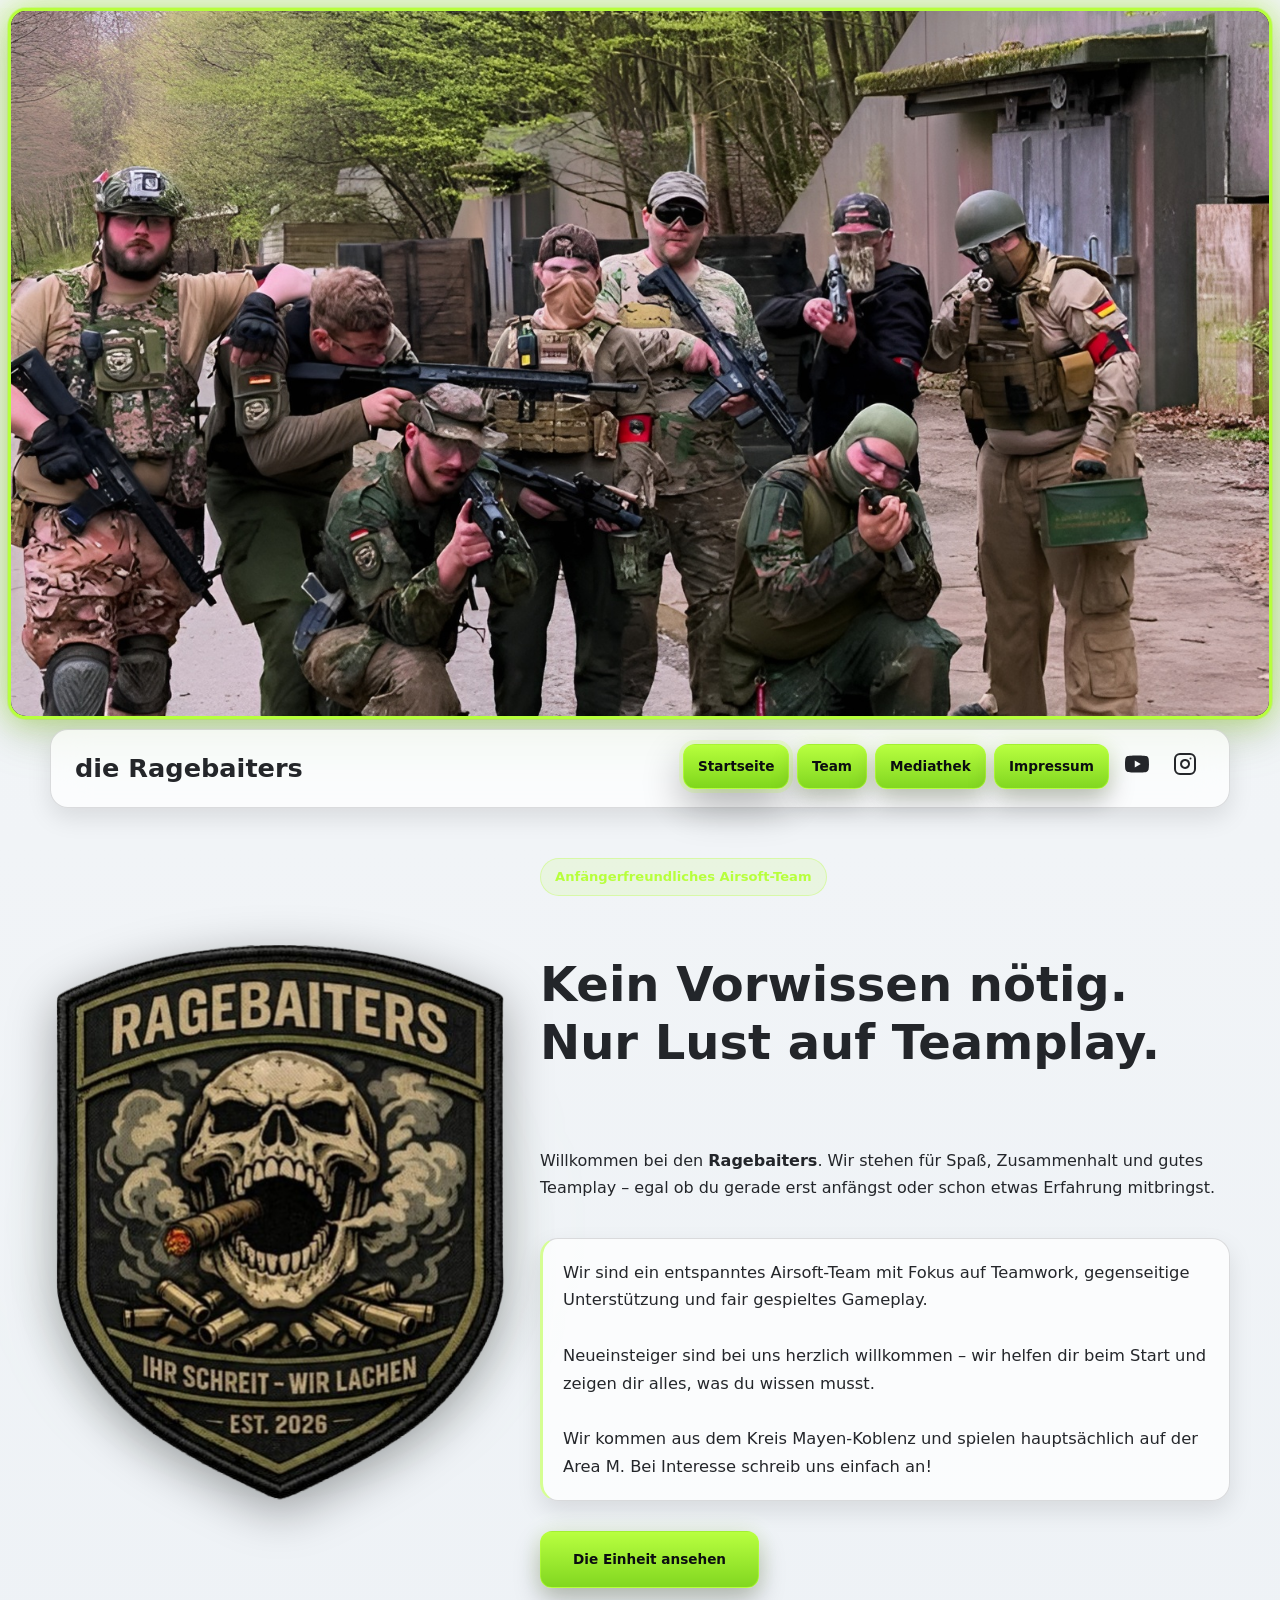
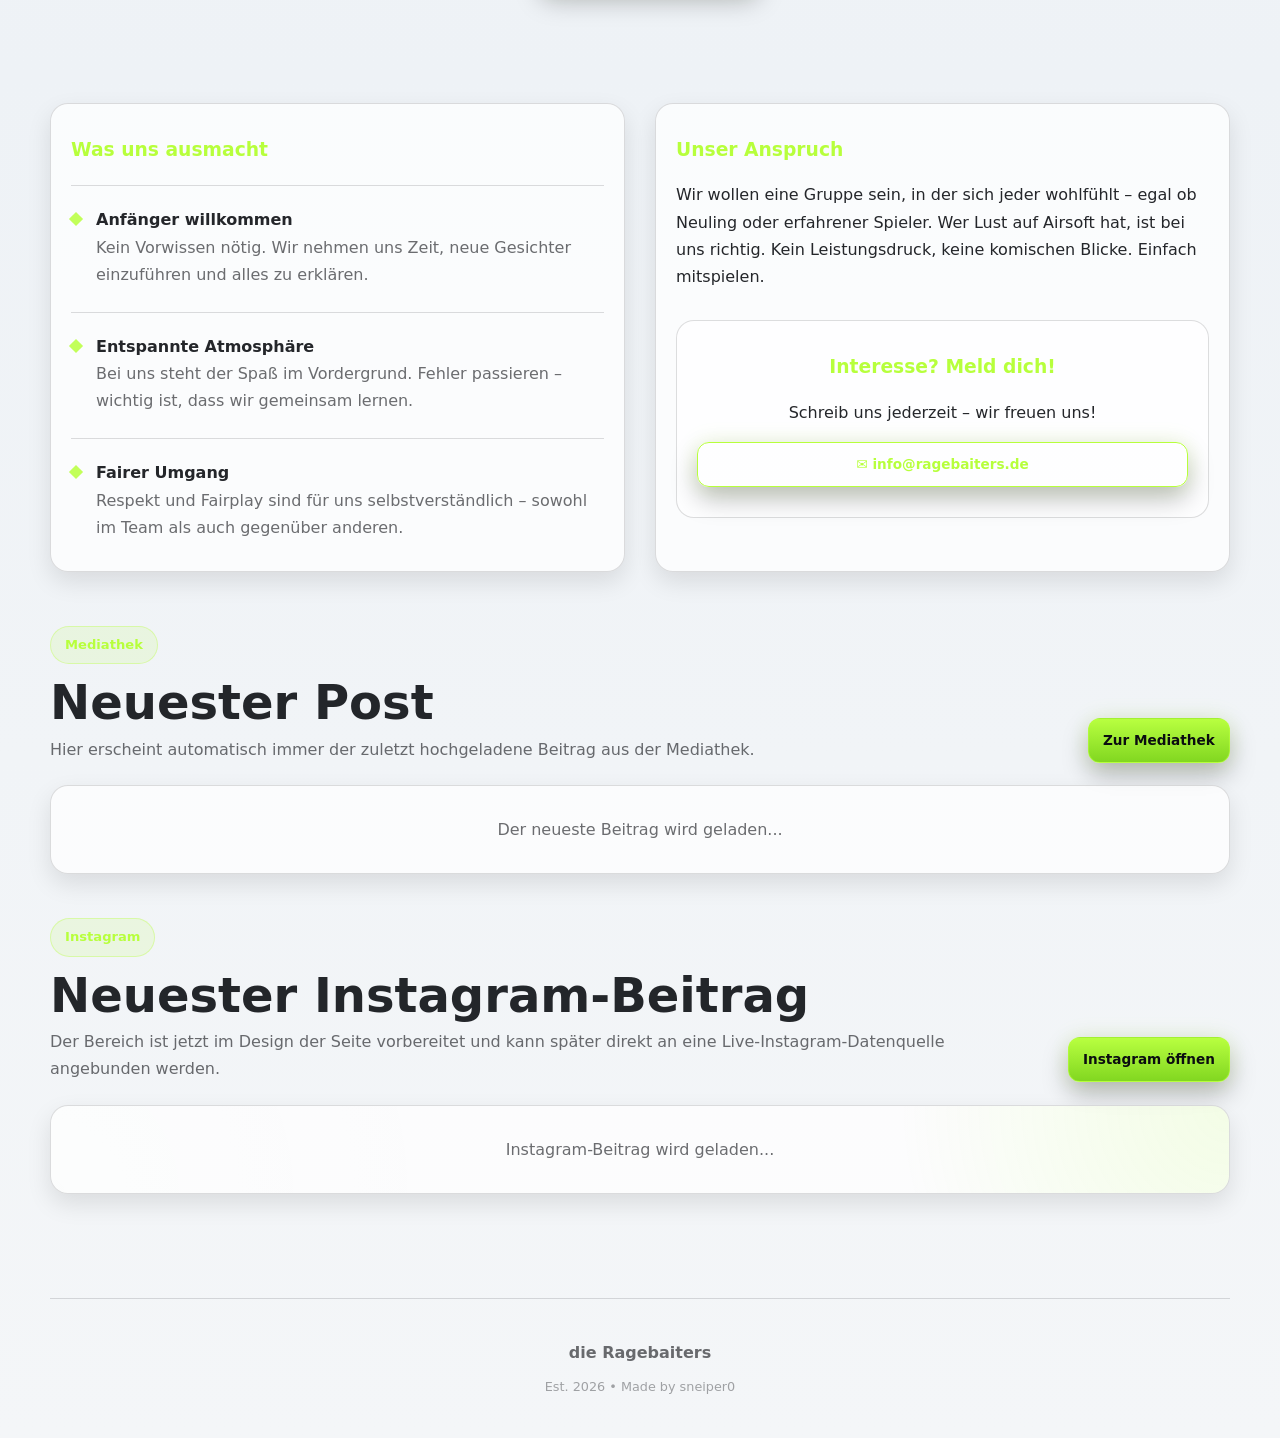
<file: index.html>
<!DOCTYPE html>
<html lang="de">
<head>
  <meta charset="UTF-8" />
  <meta name="viewport" content="width=device-width, initial-scale=1.0" />
  <title>die Ragebaiters | Airsoft Team</title>
  <link rel="icon" type="image/png" href="images/logo.png">
  <link rel="preconnect" href="https://fonts.googleapis.com">
  <link rel="preconnect" href="https://fonts.gstatic.com" crossorigin>
  <link rel="stylesheet" href="./styles.css?v=2026-11-23-1">
</head>
<body>

  <div class="top-banner" id="homepageBanner" role="button" tabindex="0" aria-haspopup="dialog" aria-label="Banner in Vollbild anzeigen">
    <img src="images/banner2.png" alt="die Ragebaiters Banner" />
  </div>
  <dialog class="banner-lightbox" id="bannerLightbox" aria-label="Banner in Vollbild">
    <button class="banner-lightbox-close" id="bannerLightboxClose" type="button" aria-label="Vollbild schließen">×</button>
    <img id="bannerLightboxImage" alt="Banner in Vollbild" />
  </dialog>

  <header class="container">
    <nav class="nav">
      <div class="nav-brand">
        <div class="nav-title">die Ragebaiters</div>
      </div>
      <button class="nav-toggle" type="button" aria-label="Menü" aria-expanded="false">
        <span class="nav-toggle-bar"></span>
        <span class="nav-toggle-bar"></span>
        <span class="nav-toggle-bar"></span>
      </button>
      <div class="nav-links">
        <a class="active" href="index.html">Startseite</a>
        <a href="team.html">Team</a>
        <a href="mediathek.html">Mediathek</a>
        <a href="impressum.html">Impressum</a>
        <a class="social-icon" href="https://www.youtube.com/@RagebaitersAS" target="_blank" rel="noopener" aria-label="YouTube" title="YouTube">
          <svg viewBox="0 0 24 24" fill="currentColor" aria-hidden="true">
            <path d="M23.498 6.186a2.999 2.999 0 0 0-2.112-2.122C19.505 3.5 12 3.5 12 3.5s-7.505 0-9.386.564A2.999 2.999 0 0 0 .502 6.186C0 8.074 0 12 0 12s0 3.926.502 5.814a2.999 2.999 0 0 0 2.112 2.122C4.495 20.5 12 20.5 12 20.5s7.505 0 9.386-.564a2.999 2.999 0 0 0 2.112-2.122C24 15.926 24 12 24 12s0-3.926-.502-5.814zM9.75 15.568V8.432L15.818 12 9.75 15.568z"/>
          </svg>
        </a>
        <a class="social-icon" href="https://www.instagram.com/die_ragebaiters/" target="_blank" rel="noopener" aria-label="Instagram" title="Instagram">
          <svg viewBox="0 0 24 24" fill="none" stroke="currentColor" stroke-width="2" stroke-linecap="round" stroke-linejoin="round" aria-hidden="true">
            <rect x="2" y="2" width="20" height="20" rx="5" ry="5"/>
            <path d="M16 11.37A4 4 0 1 1 12.63 8 4 4 0 0 1 16 11.37z"/>
            <line x1="17.5" y1="6.5" x2="17.51" y2="6.5"/>
          </svg>
        </a>
      </div>
    </nav>
    <div class="nav-backdrop" aria-hidden="true"></div>
  </header>

  <main class="container">
    <section class="hero">
      <div class="hero-grid">
        <div class="hero-logo-large"><img src="images/logo.png" alt="Logo" /></div>
        <div class="hero-content">
          <span class="eyebrow">Anfängerfreundliches Airsoft-Team</span>
          <h2>Kein Vorwissen nötig.<br>Nur Lust auf Teamplay.</h2>
          <p>Willkommen bei den <strong>Ragebaiters</strong>. Wir stehen für Spaß, Zusammenhalt und gutes Teamplay – egal ob du gerade erst anfängst oder schon etwas Erfahrung mitbringst.</p>

          <div class="info-box">
            Wir sind ein entspanntes Airsoft-Team mit Fokus auf Teamwork, gegenseitige Unterstützung und fair gespieltes Gameplay.<br><br>
            Neueinsteiger sind bei uns herzlich willkommen – wir helfen dir beim Start und zeigen dir alles, was du wissen musst.<br><br>
            Wir kommen aus dem Kreis Mayen-Koblenz und spielen hauptsächlich auf der Area M. Bei Interesse schreib uns einfach an!
          </div>
          <a href="team.html" style="padding: 16px 32px; margin-top:10px;">Die Einheit ansehen</a>
        </div>
      </div>
    </section>

    <section class="section">
      <div class="split">
        <article class="card">
          <h3 style="margin:0; color: var(--accent);">Was uns ausmacht</h3>
          <div class="list">
            <div class="list-item">
              <div class="dot"></div>
              <div><strong>Anfänger willkommen</strong><br><span style="color: var(--muted);">Kein Vorwissen nötig. Wir nehmen uns Zeit, neue Gesichter einzuführen und alles zu erklären.</span></div>
            </div>
            <div class="list-item">
              <div class="dot"></div>
              <div><strong>Entspannte Atmosphäre</strong><br><span style="color: var(--muted);">Bei uns steht der Spaß im Vordergrund. Fehler passieren – wichtig ist, dass wir gemeinsam lernen.</span></div>
            </div>
            <div class="list-item">
              <div class="dot"></div>
              <div><strong>Fairer Umgang</strong><br><span style="color: var(--muted);">Respekt und Fairplay sind für uns selbstverständlich – sowohl im Team als auch gegenüber anderen.</span></div>
            </div>
          </div>
        </article>

        <article class="card">
          <h3 style="margin:0; color: var(--accent);">Unser Anspruch</h3>
          <p>Wir wollen eine Gruppe sein, in der sich jeder wohlfühlt – egal ob Neuling oder erfahrener Spieler. Wer Lust auf Airsoft hat, ist bei uns richtig. Kein Leistungsdruck, keine komischen Blicke. Einfach mitspielen.</p>
          <div class="contact-box">
            <h3 style="margin:0; color: var(--accent);">Interesse? Meld dich!</h3>
            <p>Schreib uns jederzeit – wir freuen uns!</p>
            <a href="mailto:info@ragebaiters.de" style="background:transparent; border:1px solid var(--accent); color:var(--accent)!important; text-transform:none; width:100%; text-align:center;">✉ info@ragebaiters.de</a>
          </div>
        </article>
      </div>
    </section>

    <section class="section latest-media-section">
      <div class="latest-media-head">
        <div>
          <span class="eyebrow">Mediathek</span>
          <h2 style="margin: 10px 0 4px;">Neuester Post</h2>
          <p style="color: var(--muted); margin: 0;">Hier erscheint automatisch immer der zuletzt hochgeladene Beitrag aus der Mediathek.</p>
        </div>
        <a href="mediathek.html">Zur Mediathek</a>
      </div>
      <div id="latest-media">
        <article class="card latest-media-card">
          <div class="latest-media-empty">Der neueste Beitrag wird geladen...</div>
        </article>
      </div>
    </section>

    <section class="section instagram-section">
      <div class="latest-media-head">
        <div>
          <span class="eyebrow">Instagram</span>
          <h2 style="margin: 10px 0 4px;">Neuester Instagram-Beitrag</h2>
          <p style="color: var(--muted); margin: 0;">Der Bereich ist jetzt im Design der Seite vorbereitet und kann später direkt an eine Live-Instagram-Datenquelle angebunden werden.</p>
        </div>
        <a href="https://www.instagram.com/die_ragebaiters/" target="_blank" rel="noopener">Instagram öffnen</a>
      </div>
      <div id="instagram-latest">
        <article class="card instagram-post-card">
          <div class="latest-media-empty">Instagram-Beitrag wird geladen...</div>
        </article>
      </div>
    </section>
  </main>

  <footer class="footer container">
    <div style="font-weight: 800;">die Ragebaiters</div>
    <div style="font-size: 0.8rem; opacity: 0.6;">Est. 2026 • Made by sneiper0</div>
  </footer>

<script src="./nav.js?v=2026-04-23-5" defer></script>
<script src="./config.js?v=2026-04-23-5"></script>
<script type="module" src="./banner.js?v=2026-11-23-3"></script>
<script type="module">
    import { supabase, initPage, getSessionUser, getProfile } from './auth.js?v=2026-04-23-1';
  await initPage('home');

  const topBannerImg = document.querySelector('.top-banner img');
  const homepageBanner = document.getElementById('homepageBanner');
  const bannerLightbox = document.getElementById('bannerLightbox');
  const bannerLightboxImage = document.getElementById('bannerLightboxImage');
  const bannerLightboxClose = document.getElementById('bannerLightboxClose');
  function openBannerLightbox() {
    bannerLightboxImage.src = topBannerImg.currentSrc || topBannerImg.src;
    bannerLightboxImage.alt = topBannerImg.alt || 'Banner in Vollbild';
    bannerLightbox.showModal();
  }
  homepageBanner.addEventListener('click', openBannerLightbox);
  homepageBanner.addEventListener('keydown', event => {
    if (event.key === 'Enter' || event.key === ' ') {
      event.preventDefault();
      openBannerLightbox();
    }
  });
  bannerLightboxClose.addEventListener('click', () => bannerLightbox.close());
  bannerLightbox.addEventListener('click', event => {
    if (event.target === bannerLightbox) bannerLightbox.close();
  });
  const latestMedia = document.getElementById('latest-media');
  const instagramLatest = document.getElementById('instagram-latest');
  const instagramProfileUrl = 'https://www.instagram.com/die_ragebaiters/';

  const currentUser = await getSessionUser();
  const currentProfile = currentUser ? await getProfile(currentUser.id) : null;
  const currentRole = currentUser ? normalizeRole(currentProfile?.role) : 'guest';
  const canSeeInternalPosts = currentRole === 'admin' || currentRole === 'observer';
  const { data, error } = await supabase.rpc('get_latest_gallery_photo', {
    p_include_internal: canSeeInternalPosts
  });
  const latestPhoto = Array.isArray(data) ? data[0] : data;

  if (error) {
    latestMedia.innerHTML = '<article class="card latest-media-card"><div class="latest-media-empty">Der neueste Beitrag konnte gerade nicht geladen werden.</div></article>';
  } else if (!latestPhoto) {
    latestMedia.innerHTML = '<article class="card latest-media-card"><div class="latest-media-empty">In der Mediathek wurde noch kein Beitrag hochgeladen.</div></article>';
  } else {
    const imageUrl = resolvePhotoUrl(latestPhoto.storage_path);
    latestMedia.innerHTML = `
      <article class="card latest-media-card">
        <div class="latest-media-grid">
          <div class="latest-media-image-wrap">
            <img class="latest-media-image" src="${imageUrl}" alt="${escapeHtml(latestPhoto.title || 'Neuester Mediathek-Post')}">
          </div>
          <div class="latest-media-copy">
            <span class="latest-media-label">Zuletzt hochgeladen</span>
            <h3>${escapeHtml(latestPhoto.title || 'Neuer Mediathek-Post')}</h3>
            ${latestPhoto.caption ? `<p>${escapeHtml(latestPhoto.caption)}</p>` : '<p>In der Mediathek ist ein neuer Beitrag verfügbar.</p>'}
            <div class="latest-media-meta">
              <span>von ${escapeHtml(latestPhoto.author || 'anonym')}</span>
              <span>${formatDate(latestPhoto.uploaded_at)}</span>
            </div>
          </div>
        </div>
      </article>`;
  }

  await renderLatestInstagramPost();

  function formatDate(value) {
    if (!value) return 'Unbekanntes Datum';
    return new Date(value).toLocaleDateString('de-DE', {
      day: '2-digit',
      month: '2-digit',
      year: 'numeric'
    });
  }

  function escapeHtml(s) {
    return String(s).replace(/[&<>"']/g, c => ({'&':'&amp;','<':'&lt;','>':'&gt;','"':'&quot;',"'":'&#39;'}[c]));
  }

  function normalizeRole(role) {
    return ['observer', 'member', 'admin'].includes(role) ? role : 'guest';
  }

  function resolvePhotoUrl(path) {
    if (String(path || '').startsWith('__local__/')) {
      return path.replace('__local__/', '');
    }
    const { data: pub } = supabase.storage.from('photos').getPublicUrl(path);
    return pub.publicUrl;
  }

  async function renderLatestInstagramPost() {
    if (!instagramLatest) return;

    const { data, error } = await supabase.rpc('get_homepage_instagram_post');
    const post = Array.isArray(data) ? data[0] : data;

    if (error) {
      console.error('[Ragebaiters] Instagram-Post konnte nicht geladen werden:', error);
      instagramLatest.innerHTML = buildInstagramFallbackCard({
        title: 'Instagram-Verbindung wird vorbereitet',
        copy: 'Das Layout für den neuesten Instagram-Beitrag steht bereits. Die Live-Anbindung kann jetzt später direkt an Meta oder eine Supabase-Synchronisierung angeschlossen werden.'
      });
      return;
    }

    if (!post?.post_url && !post?.image_url && !post?.title && !post?.caption) {
      instagramLatest.innerHTML = buildInstagramFallbackCard({
        title: 'Noch kein Instagram-Beitrag hinterlegt',
        copy: 'Sobald die Datenquelle verbunden ist, erscheint hier automatisch nur der aktuellste Instagram-Beitrag im Look der Website.'
      });
      return;
    }

    const imageMarkup = post.image_url
      ? `<img class="instagram-post-image" src="${escapeHtmlAttr(post.image_url)}" alt="${escapeHtmlAttr(post.title || 'Neuester Instagram-Beitrag')}">`
      : `
        <div class="instagram-post-placeholder-inner">
          <strong>${escapeHtml(post.username || 'die_ragebaiters')}</strong>
          <span>Cover-Bild fehlt noch</span>
        </div>`;

    const primaryAction = post.post_url
      ? `<a href="${escapeHtmlAttr(post.post_url)}" target="_blank" rel="noopener">Beitrag ansehen</a>`
      : `<a href="${instagramProfileUrl}" target="_blank" rel="noopener">Profil öffnen</a>`;

    instagramLatest.innerHTML = `
      <article class="card instagram-post-card">
        <div class="instagram-post-grid">
          <div class="instagram-post-image-wrap ${post.image_url ? '' : 'instagram-post-placeholder'}">
            ${imageMarkup}
            <span class="instagram-post-badge">Instagram</span>
          </div>
          <div class="instagram-post-copy">
            <span class="instagram-post-kicker">Live vorbereitet</span>
            <h3>${escapeHtml(post.title || 'Neuester Beitrag von die_ragebaiters')}</h3>
            <p>${escapeHtml(post.caption || 'Der aktuellste Instagram-Beitrag kann hier im Stil der Website dargestellt werden.')}</p>
            <div class="instagram-post-meta">
              <span>@${escapeHtml(post.username || 'die_ragebaiters')}</span>
              <span>${formatInstagramDate(post.posted_at)}</span>
            </div>
            <div class="instagram-post-actions">
              ${primaryAction}
              <a class="instagram-post-secondary" href="${instagramProfileUrl}" target="_blank" rel="noopener">Profil öffnen</a>
            </div>
          </div>
        </div>
      </article>`;
  }

  function buildInstagramFallbackCard({ title, copy }) {
    return `
      <article class="card instagram-post-card instagram-post-card-empty">
        <div class="instagram-post-grid">
          <div class="instagram-post-image-wrap instagram-post-placeholder" aria-hidden="true">
            <span class="instagram-post-badge">Instagram</span>
            <div class="instagram-post-placeholder-inner">
              <strong>die_ragebaiters</strong>
              <span>Neuester Post erscheint hier</span>
            </div>
          </div>
          <div class="instagram-post-copy">
            <span class="instagram-post-kicker">Design bereit</span>
            <h3>${escapeHtml(title)}</h3>
            <p>${escapeHtml(copy)}</p>
            <div class="instagram-post-meta">
              <span>@die_ragebaiters</span>
              <span>Wartet auf Live-Daten</span>
            </div>
            <div class="instagram-post-actions">
              <a href="${instagramProfileUrl}" target="_blank" rel="noopener">Instagram öffnen</a>
            </div>
          </div>
        </div>
      </article>`;
  }

  function formatInstagramDate(value) {
    if (!value) return 'Neuester Beitrag';
    return new Date(value).toLocaleDateString('de-DE', {
      day: '2-digit',
      month: '2-digit',
      year: 'numeric'
    });
  }

  function escapeHtmlAttr(s) {
    return escapeHtml(s).replace(/`/g, '&#96;');
  }
</script>
</body>
</html>
</file>
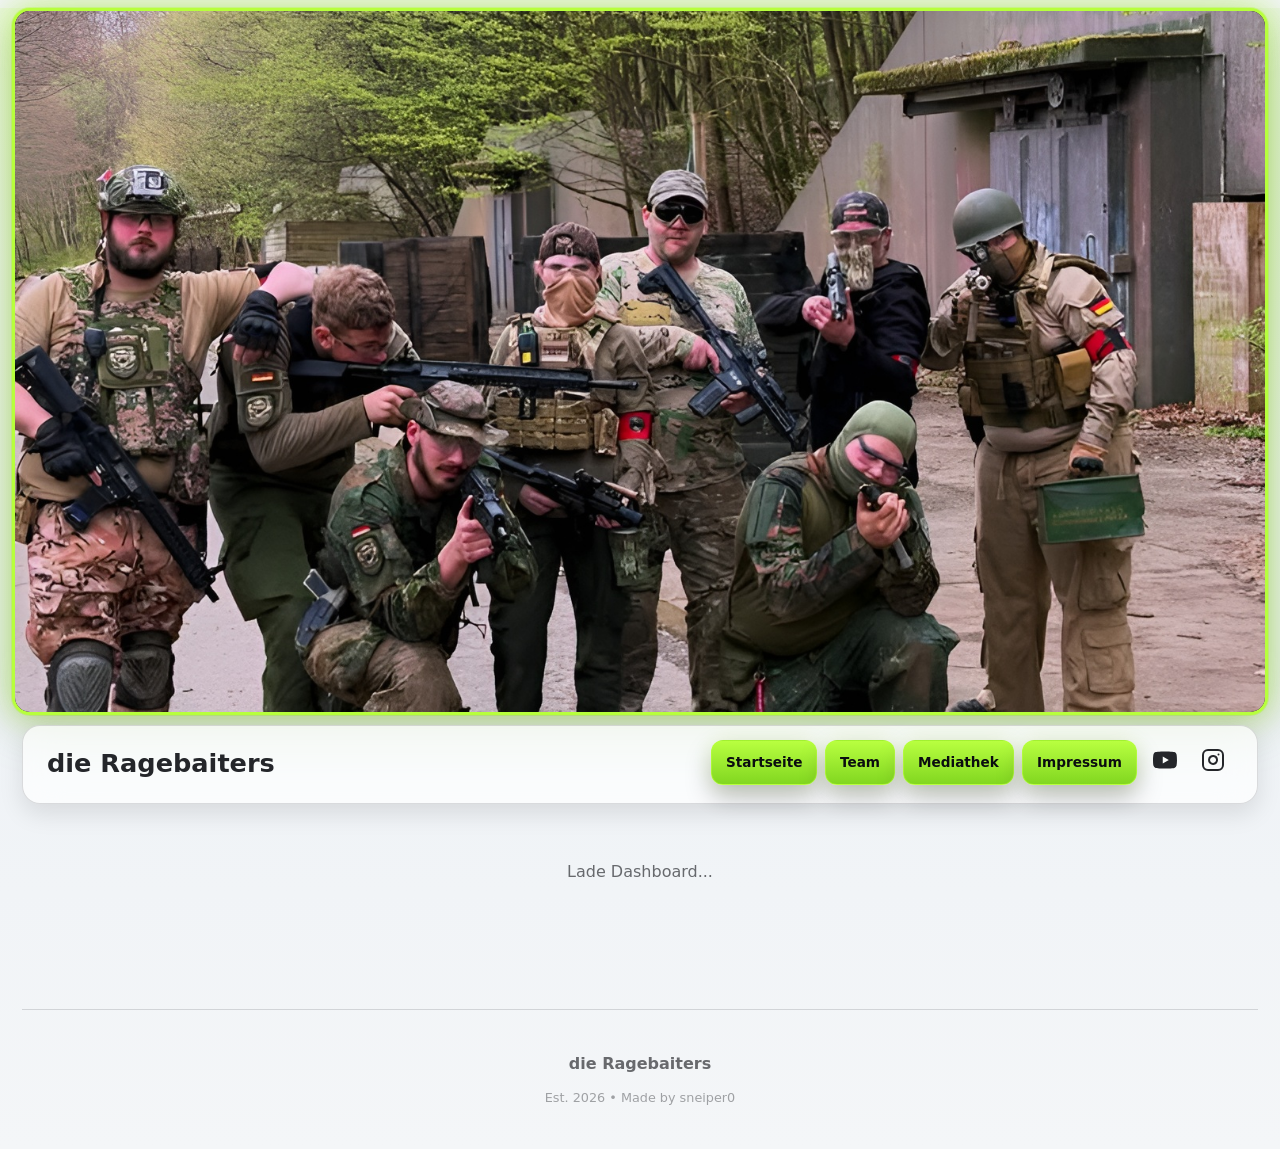
<file: dashboard.html>
<!DOCTYPE html>
<html lang="de">
<head>
  <meta charset="UTF-8" />
  <meta name="viewport" content="width=device-width, initial-scale=1.0" />
  <title>Dashboard | die Ragebaiters</title>
  <link rel="icon" type="image/png" href="images/logo.png">
  <link rel="stylesheet" href="./styles.css?v=2026-11-23-1">
  <link rel="stylesheet" href="./app.css?v=2026-11-16-1">
</head>
<body class="page-dashboard">

  <div class="top-banner">
    <img src="images/banner2.png" alt="die Ragebaiters Banner" />
  </div>

  <header class="container">
    <nav class="nav">
      <div class="nav-brand">
        <div class="nav-title">die Ragebaiters</div>
      </div>
      <button class="nav-toggle" type="button" aria-label="Menü" aria-expanded="false">
        <span class="nav-toggle-bar"></span>
        <span class="nav-toggle-bar"></span>
        <span class="nav-toggle-bar"></span>
      </button>
      <div class="nav-links">
        <a href="index.html">Startseite</a>
        <a href="team.html">Team</a>
        <a href="mediathek.html">Mediathek</a>
        <a href="impressum.html">Impressum</a>
        <a class="social-icon" href="https://www.youtube.com/@RagebaitersAS" target="_blank" rel="noopener" aria-label="YouTube" title="YouTube">
          <svg viewBox="0 0 24 24" fill="currentColor" aria-hidden="true">
            <path d="M23.498 6.186a2.999 2.999 0 0 0-2.112-2.122C19.505 3.5 12 3.5 12 3.5s-7.505 0-9.386.564A2.999 2.999 0 0 0 .502 6.186C0 8.074 0 12 0 12s0 3.926.502 5.814a2.999 2.999 0 0 0 2.112 2.122C4.495 20.5 12 20.5 12 20.5s7.505 0 9.386-.564a2.999 2.999 0 0 0 2.112-2.122C24 15.926 24 12 24 12s0-3.926-.502-5.814zM9.75 15.568V8.432L15.818 12 9.75 15.568z"/>
          </svg>
        </a>
        <a class="social-icon" href="https://www.instagram.com/die_ragebaiters/" target="_blank" rel="noopener" aria-label="Instagram" title="Instagram">
          <svg viewBox="0 0 24 24" fill="none" stroke="currentColor" stroke-width="2" stroke-linecap="round" stroke-linejoin="round" aria-hidden="true">
            <rect x="2" y="2" width="20" height="20" rx="5" ry="5"/>
            <path d="M16 11.37A4 4 0 1 1 12.63 8 4 4 0 0 1 16 11.37z"/>
            <line x1="17.5" y1="6.5" x2="17.51" y2="6.5"/>
          </svg>
        </a>
      </div>
    </nav>
    <div class="nav-backdrop" aria-hidden="true"></div>
  </header>

  <main class="container">
    <section class="section" id="loading" style="text-align:center; color: var(--muted);">
      Lade Dashboard...
    </section>

    <section class="section" id="mainSection" hidden>
      <div class="dash-hero card">
        <div class="dash-hero-top">
          <div class="dash-kicker">Admin / Mitgliederbereich</div>
          <div class="dashboard-role" id="roleBadge">Mitglied</div>
        </div>
        <h1 class="dash-title">Hi <span id="hello">...</span></h1>
        <p class="dash-subtitle">Verwalte Uploads, Team-Kacheln, Einladungen, Banner und Benutzer – alles an einem Ort.</p>
        <div class="dash-quick">
          <a class="dash-quick-btn" href="#welcome">Start</a>
          <a class="dash-quick-btn role-member-up" href="#uploads">Uploads</a>
          <a class="dash-quick-btn" href="#team">Team</a>
          <a class="dash-quick-btn role-member-up" href="#users">Mitglieder</a>
          <a class="dash-quick-btn role-admin-only" href="#invites">Einladungen</a>
          <a class="dash-quick-btn role-admin-only" href="#banner">Banner</a>
        </div>
        <div class="dash-note" id="memberNote" hidden>
          Dein Zugriff richtet sich nach deiner Rolle. Admin-Funktionen bleiben nur für Team-Admins sichtbar.
        </div>
      </div>

      <div class="dash-layout">
        <div class="dash-main dashboard-content">
          <section class="dashboard-view is-active" id="view-welcome">
            <div class="card admin-card welcome-card">
              <div class="panel-head compact">
                <div>
                  <h3>Willkommensbereich</h3>
                  <p id="welcomeIntro">Hier siehst du deine Rolle und welche Bereiche dir aktuell freigeschaltet sind.</p>
                </div>
              </div>
              <div class="welcome-grid" id="welcomeCapabilities"></div>
              <article class="card capability-card test-account-card role-admin-view" id="testAccountCard" hidden>
                <span>Testaccount</span>
                <strong>Parallel geöffnet</strong>
                <p>Öffnet einen getrennten Observer-Testaccount in einem neuen Tab. Dein eigener Admin-Login bleibt dabei aktiv.</p>
                <div class="form-actions">
                  <button type="button" class="btn-secondary" id="openTestAccountBtn">Testaccount öffnen</button>
                </div>
                <div class="admin-message" id="testAccountMessage" hidden></div>
              </article>
            </div>
          </section>

          <section class="dashboard-view role-member-up-view" id="view-uploads" hidden>
            <div class="panel-head">
              <div>
                <h3>Uploads & Mediathek</h3>
                <p>Lade hier Fotos hoch. Observer-Uploads müssen erst von einem Admin freigegeben werden.</p>
              </div>
            </div>

            <div class="card upload-card">
              <input type="file" id="fileInput" accept="image/jpeg,image/png,image/webp,image/gif" multiple hidden>

              <div class="upload-meta">
                <label class="field" for="captionInput">
                  <span>Bildtext</span>
                  <textarea
                    id="captionInput"
                    class="upload-caption-input"
                    maxlength="500"
                    placeholder="Optionaler Text zum Bild. Wenn du mehrere Bilder gleichzeitig auswählst, wird dieser Text für alle übernommen."
                  ></textarea>
                </label>
                <div class="upload-meta-hint">Maximal 500 Zeichen. Der Dateiname bleibt weiterhin der Bildtitel.</div>
              </div>

              <div class="upload-dropzone" id="dropzone">
                <svg viewBox="0 0 24 24" fill="none" stroke="currentColor" stroke-width="2"
                     stroke-linecap="round" stroke-linejoin="round" class="upload-icon">
                  <path d="M21 15v4a2 2 0 0 1-2 2H5a2 2 0 0 1-2-2v-4"/>
                  <polyline points="17 8 12 3 7 8"/>
                  <line x1="12" y1="3" x2="12" y2="15"/>
                </svg>
                <h3 style="margin: 10px 0 6px;">Bilder hier ablegen</h3>
                <p style="color: var(--muted); margin: 0;">oder klicken zum Auswählen</p>
                <p style="color: var(--muted); font-size: 0.8rem; margin-top: 10px;">
                  JPG, PNG, WebP, GIF · max. 8 MB pro Datei
                </p>
              </div>

              <div id="uploadList" class="upload-list"></div>
            </div>

            <div class="panel-head panel-head-spaced">
              <div>
                <h3>Meine Fotos (<span id="count">0</span>)</h3>
                <p>Hier siehst du deine bereits hochgeladenen Bilder inklusive Status.</p>
              </div>
            </div>
            <div id="myPhotos"></div>

            <div class="panel-head panel-head-spaced role-admin-view" hidden>
              <div>
                <h3>Upload-Prüfung</h3>
                <p>Observer-Uploads prüfen, freigeben oder intern als Troll-Post umwandeln.</p>
              </div>
            </div>
            <div id="pendingReviews" class="role-admin-view" hidden></div>
          </section>

          <section class="dashboard-view role-admin-view" id="view-invites" hidden>
            <div class="panel-head">
              <div>
                <h3>Einladungscodes</h3>
                <p>Codes erstellen, kopieren, löschen und die Nutzung direkt kontrollieren.</p>
              </div>
              <button type="button" class="btn-secondary" id="refreshInvitesBtn">Aktualisieren</button>
            </div>

            <div class="stats-grid" id="inviteStats">
              <article class="card stat-card">
                <span>Offene Codes</span>
                <strong id="inviteOpenCount">0</strong>
              </article>
              <article class="card stat-card">
                <span>Bereits genutzt</span>
                <strong id="inviteUsedCount">0</strong>
              </article>
              <article class="card stat-card">
                <span>Gesamt</span>
                <strong id="inviteTotalCount">0</strong>
              </article>
            </div>

            <div class="card admin-card">
              <div class="panel-head compact">
                <div>
                  <h3>Neuen Code erstellen</h3>
                  <p>Entweder selbst eingeben oder automatisch generieren lassen.</p>
                </div>
              </div>
              <form id="inviteForm" class="admin-form" autocomplete="off">
                <div class="form-row form-row-two">
                  <label class="field">
                    <span>Einladungscode</span>
                    <input type="text" id="inviteCodeInput" maxlength="64" placeholder="z.B. TEAM-APRIL-2026">
                  </label>
                  <label class="field">
                    <span>Gedacht für</span>
                    <input type="text" id="inviteForInput" maxlength="120" placeholder="z.B. Max / neues Teammitglied">
                  </label>
                </div>
                <div class="form-row">
                  <label class="field">
                    <span>Rolle nach Registrierung</span>
                    <select id="inviteRoleInput">
                      <option value="observer">Beobachter</option>
                      <option value="member" selected>Mitglied</option>
                      <option value="admin">Admin</option>
                    </select>
                  </label>
                </div>
                <div class="form-actions">
                  <button type="button" class="btn-secondary" id="generateInviteBtn">Code generieren</button>
                  <button type="submit" class="btn-primary" id="createInviteBtn">Code erstellen</button>
                </div>
              </form>
              <div class="admin-message" id="inviteMessage" hidden></div>
            </div>

            <div class="card admin-card">
              <div class="table-wrap">
                <table class="data-table">
                  <thead>
                    <tr>
                      <th>Code</th>
                      <th>Gedacht für</th>
                      <th>Rolle</th>
                      <th>Status</th>
                      <th>Erstellt</th>
                      <th>Genutzt von</th>
                      <th>Genutzt am</th>
                      <th>Aktionen</th>
                    </tr>
                  </thead>
                  <tbody id="inviteRows">
                    <tr>
                      <td colspan="8" class="table-empty">Noch keine Einladungscodes geladen.</td>
                    </tr>
                  </tbody>
                </table>
              </div>
            </div>
          </section>

          <section class="dashboard-view role-admin-view" id="view-banner" hidden>
            <div class="panel-head">
              <div>
                <h3>Startseite verwalten</h3>
                <p>Pflege hier Banner und den Instagram-Beitrag, der unten auf der Startseite erscheinen soll.</p>
              </div>
            </div>

            <div class="banner-settings-grid">
              <label class="card banner-choice">
                <input type="radio" name="homepageBanner" value="team">
                <div class="banner-choice-copy">
                  <strong>Team</strong>
                  <span>Nutze das Team-Banner auf der Startseite.</span>
                </div>
                <img src="images/banner2.png" alt="Team Banner Vorschau">
              </label>

              <div class="card banner-choice banner-choice-custom">
                <label class="banner-choice-select">
                  <input type="radio" name="homepageBanner" value="custom">
                  <div class="banner-choice-copy">
                    <strong>Eigenes Banner</strong>
                    <span>Lade ein eigenes Banner hoch und nutze es auf der Startseite.</span>
                  </div>
                </label>
                <img id="customBannerChoicePreview" src="images/banner2.png" alt="Eigenes Banner Vorschau">
                <div class="form-actions">
                  <input type="file" id="customBannerInput" accept="image/jpeg,image/png,image/webp,image/gif" hidden>
                  <button type="button" class="btn-secondary" id="uploadCustomBannerBtn">Bild hochladen</button>
                </div>
                <div class="banner-upload-hint" id="customBannerUploadHint">Noch kein eigenes Banner hochgeladen.</div>
                <label class="banner-library-field" for="bannerLibrarySelect">Vorhandenes Banner verwenden
                  <select id="bannerLibrarySelect">
                    <option value="">Bannerarchiv wird geladen...</option>
                  </select>
                </label>
              </div>
            </div>

            <div class="card banner-aspect-settings">
              <div class="banner-choice-copy">
                <strong>Seitenverhältnis</strong>
                <span>Das Bild bleibt unverzerrt. Bei abweichendem Format wird es mittig zugeschnitten.</span>
              </div>
              <label for="bannerAspectSelect">Format</label>
              <select id="bannerAspectSelect">
                <option value="9:16">9:16 – Hochformat</option>
                <option value="16:9">16:9 – Querformat</option>
                <option value="custom">Eigene Skalierung</option>
              </select>
              <div class="banner-custom-aspect" id="bannerCustomAspect" hidden>
                <label>Breite <input type="number" id="bannerAspectWidth" min="1" max="9999" value="16"></label>
                <span aria-hidden="true">:</span>
                <label>Höhe <input type="number" id="bannerAspectHeight" min="1" max="9999" value="9"></label>
              </div>
            </div>

            <div class="card admin-card">
              <div class="panel-head compact">
                <div>
                  <h3>Aktive Auswahl</h3>
                  <p>Auswahl und Seitenverhältnis werden für die Startseite gespeichert.</p>
                </div>
                <button type="button" class="btn-primary" id="saveBannerBtn">Banner speichern</button>
              </div>
              <div class="banner-preview-wrap">
                <img id="bannerPreview" class="banner-preview-image" src="images/banner2.png" alt="Banner Vorschau">
              </div>
              <div class="admin-message" id="bannerMessage" hidden></div>
            </div>

            <div class="card admin-card">
              <div class="panel-head compact">
                <div>
                  <h3>Instagram-Beitrag für die Startseite</h3>
                  <p>Hier hinterlegst du den einen Beitrag oder Reel, der unten auf der Startseite im Seitendesign angezeigt wird.</p>
                </div>
                <button type="button" class="btn-primary" id="saveInstagramBtn">Instagram speichern</button>
              </div>

              <div class="form-row form-row-two">
                <label class="field">
                  <span>Post- oder Reel-Link</span>
                  <input type="url" id="instagramPostUrlInput" placeholder="https://www.instagram.com/p/.../">
                </label>
                <label class="field">
                  <span class="field-label-row">
                    <span>Cover- / Bild-URL (optional)</span>
                    <a class="image-url-converter" href="https://ragebaiter01.github.io/imagetolink/" target="_blank" rel="noopener noreferrer">Bild-URL hier erstellen ↗</a>
                  </span>
                  <input type="url" id="instagramImageUrlInput" placeholder="Optional: https://...jpg oder https://...png">
                </label>
              </div>

              <div class="form-row form-row-two">
                <label class="field">
                  <span>Titel (optional)</span>
                  <input type="text" id="instagramTitleInput" maxlength="120" placeholder="Optional: z.B. Neuer Reel von den Ragebaiters">
                </label>
                <label class="field">
                  <span>Accountname</span>
                  <input type="text" id="instagramUsernameInput" maxlength="64" placeholder="die_ragebaiters">
                </label>
              </div>

              <div class="form-row form-row-two">
                <label class="field">
                  <span>Veröffentlicht am (optional)</span>
                  <input type="datetime-local" id="instagramPostedAtInput">
                </label>
                <div class="dashboard-sidebar-note instagram-admin-hint">
                  Es reicht jetzt, nur den Instagram-Link einzutragen. Cover-Bild, Titel, Text und Datum sind optional.
                </div>
              </div>

              <div class="form-row">
                <label class="field">
                  <span>Text / Caption (optional)</span>
                  <textarea
                    id="instagramCaptionInput"
                    class="upload-caption-input"
                    maxlength="500"
                    placeholder="Optional: kurzer Text, Caption oder Beschreibung für die Startseite."
                  ></textarea>
                </label>
              </div>

              <div class="instagram-dashboard-preview">
                <div class="panel-head compact">
                  <div>
                    <h3>Vorschau</h3>
                    <p>So wird der Instagram-Beitrag auf der Startseite dargestellt.</p>
                  </div>
                </div>
                <div id="instagramPreview"></div>
              </div>

              <div class="admin-message" id="instagramMessage" hidden></div>
            </div>
          </section>

          <section class="dashboard-view" id="view-team" hidden>
            <div class="panel-head">
              <div>
                <h3>Team verwalten</h3>
                <p>Bilder, Kacheln und Verknüpfungen zu Benutzerkonten direkt hier pflegen.</p>
              </div>
              <div class="form-actions">
                <button type="button" class="btn-secondary role-admin-only" id="addTeamMemberBtn">Neue Kachel</button>
                <button type="button" class="btn-primary role-admin-only" id="saveTeamMembersBtn">Team speichern</button>
              </div>
            </div>

            <div class="card admin-card">
              <div class="panel-head compact">
                <div>
                  <h3>Team-Mitglieder</h3>
                  <p>Admins können Kacheln anlegen, löschen und mit Benutzerkonten verknüpfen. Verknüpfte Personen können ihre eigene Kachel später selbst pflegen.</p>
                </div>
              </div>
              <div id="teamMembersEditor" class="team-editor-grid">
                <div class="table-empty">Team-Daten werden geladen...</div>
              </div>
              <div class="admin-message" id="teamMembersMessage" hidden></div>
            </div>
          </section>

          <section class="dashboard-view role-member-up-view" id="view-users" hidden>
            <div class="panel-head">
              <div>
                <h3 id="usersTitle">Mitglieder</h3>
                <p id="usersIntro">Hier siehst du alle Benutzer der Website.</p>
              </div>
              <button type="button" class="btn-secondary" id="refreshUsersBtn">Aktualisieren</button>
            </div>

            <div class="card admin-card">
              <div class="table-wrap">
                <table class="data-table">
                  <thead id="userTableHead">
                    <tr>
                      <th>Benutzer</th>
                      <th>E-Mail</th>
                      <th>Rolle</th>
                      <th>Erstellt</th>
                      <th>Letzter Login</th>
                      <th>Aktionen</th>
                    </tr>
                  </thead>
                  <tbody id="userRows">
                    <tr>
                      <td colspan="6" class="table-empty">Noch keine Benutzer geladen.</td>
                    </tr>
                  </tbody>
                </table>
              </div>
              <div class="admin-message" id="userMessage" hidden></div>
            </div>
          </section>
        </div>
      </div>
    </section>
  </main>

  <footer class="footer container">
    <div style="font-weight: 800;">die Ragebaiters</div>
    <div style="font-size: 0.8rem; opacity: 0.6;">Est. 2026 • Made by sneiper0</div>
  </footer>

  <script src="./nav.js?v=2026-04-23-5" defer></script>
  <script src="./config.js?v=2026-04-23-5"></script>
  <script type="module" src="./banner.js?v=2026-11-24-1"></script>
  <script type="module" src="./dashboard.js?v=2026-11-23-1"></script>
</body>
</html>
</file>
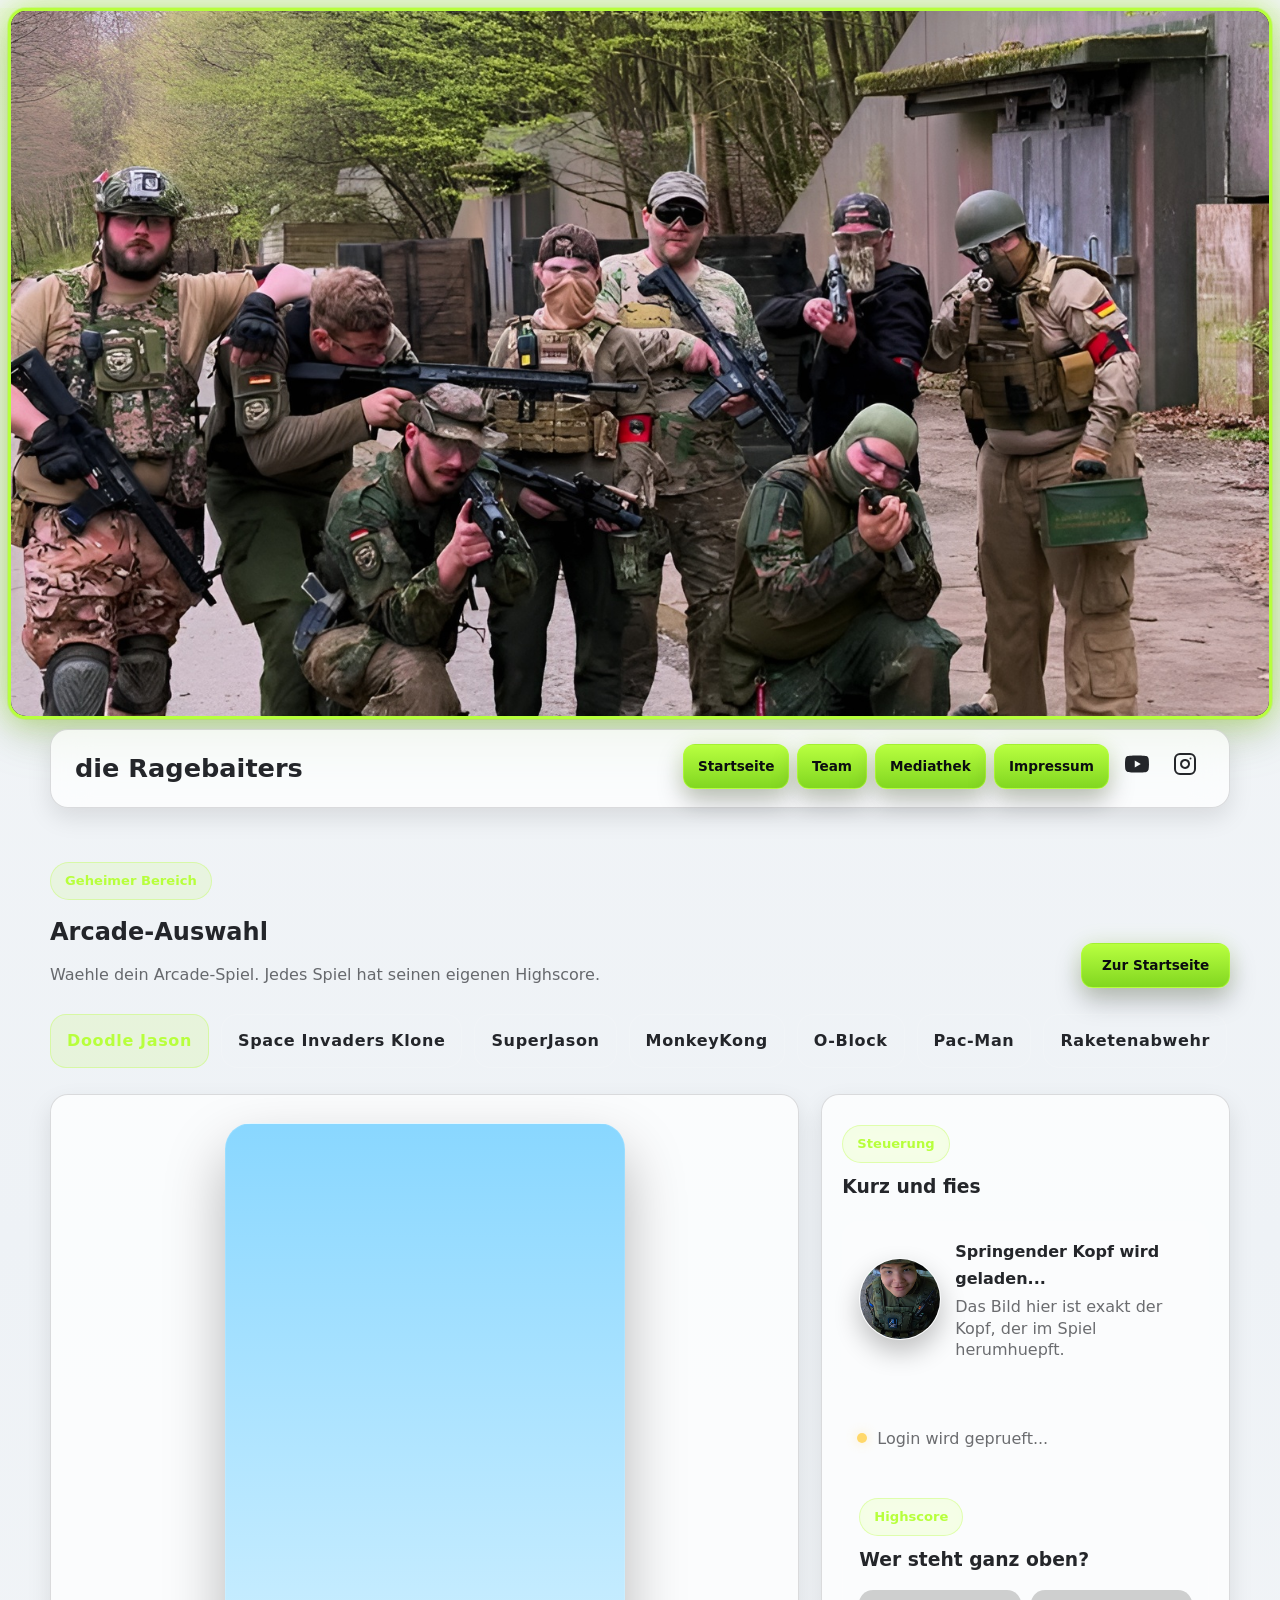
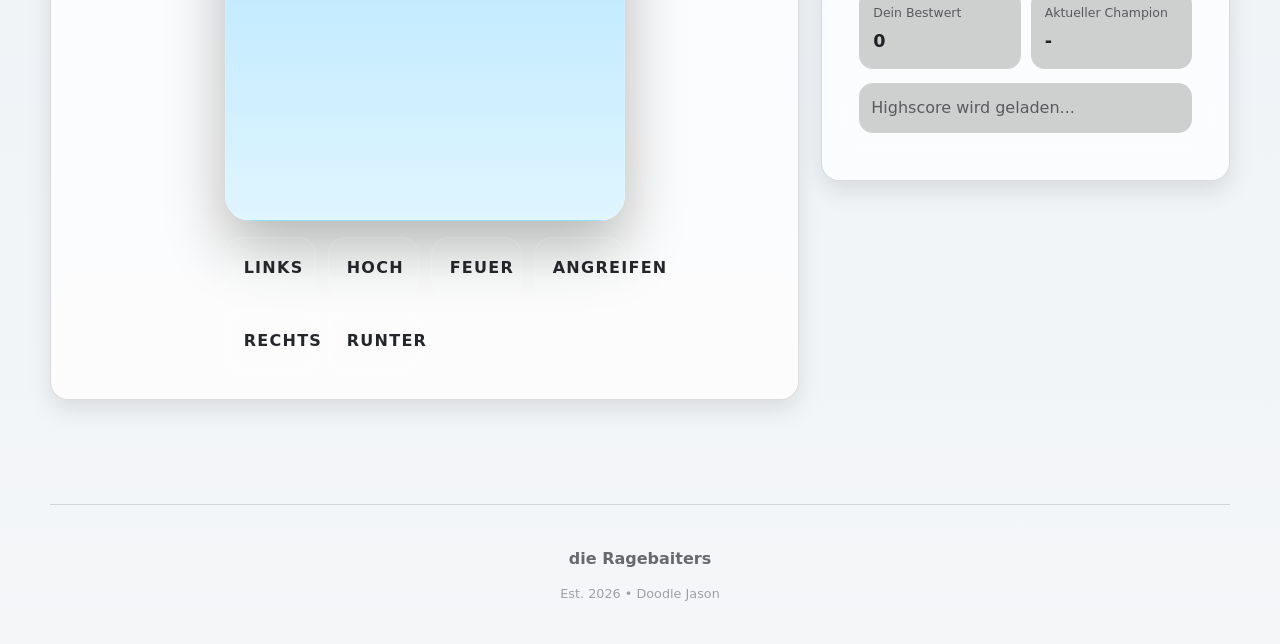
<file: doodle-jason.html>
<!DOCTYPE html>
<html lang="de">
<head>
  <meta charset="UTF-8" />
  <meta name="viewport" content="width=device-width, initial-scale=1.0" />
  <title>Arcade | die Ragebaiters</title>
  <link rel="icon" type="image/png" href="images/logo.png">
  <link rel="preconnect" href="https://fonts.googleapis.com">
  <link rel="preconnect" href="https://fonts.gstatic.com" crossorigin>
  <link rel="stylesheet" href="./styles.css?v=2026-11-23-1">
</head>
<body class="page-doodle-jason">

  <div class="top-banner">
    <img src="images/banner2.png" alt="die Ragebaiters Banner" />
  </div>

  <header class="container">
    <nav class="nav">
      <div class="nav-brand">
        <div class="nav-title">die Ragebaiters</div>
      </div>
      <button class="nav-toggle" type="button" aria-label="Menue" aria-expanded="false">
        <span class="nav-toggle-bar"></span>
        <span class="nav-toggle-bar"></span>
        <span class="nav-toggle-bar"></span>
      </button>
      <div class="nav-links">
        <a href="index.html">Startseite</a>
        <a href="team.html">Team</a>
        <a href="mediathek.html">Mediathek</a>
        <a href="impressum.html">Impressum</a>
        <a class="social-icon" href="https://www.youtube.com/@RagebaitersAS" target="_blank" rel="noopener" aria-label="YouTube" title="YouTube">
          <svg viewBox="0 0 24 24" fill="currentColor" aria-hidden="true">
            <path d="M23.498 6.186a2.999 2.999 0 0 0-2.112-2.122C19.505 3.5 12 3.5 12 3.5s-7.505 0-9.386.564A2.999 2.999 0 0 0 .502 6.186C0 8.074 0 12 0 12s0 3.926.502 5.814a2.999 2.999 0 0 0 2.112 2.122C4.495 20.5 12 20.5 12 20.5s7.505 0 9.386-.564a2.999 2.999 0 0 0 2.112-2.122C24 15.926 24 12 24 12s0-3.926-.502-5.814zM9.75 15.568V8.432L15.818 12 9.75 15.568z"/>
          </svg>
        </a>
        <a class="social-icon" href="https://www.instagram.com/die_ragebaiters/" target="_blank" rel="noopener" aria-label="Instagram" title="Instagram">
          <svg viewBox="0 0 24 24" fill="none" stroke="currentColor" stroke-width="2" stroke-linecap="round" stroke-linejoin="round" aria-hidden="true">
            <rect x="2" y="2" width="20" height="20" rx="5" ry="5"/>
            <path d="M16 11.37A4 4 0 1 1 12.63 8 4 4 0 0 1 16 11.37z"/>
            <line x1="17.5" y1="6.5" x2="17.51" y2="6.5"/>
          </svg>
        </a>
      </div>
    </nav>
    <div class="nav-backdrop" aria-hidden="true"></div>
  </header>

  <main class="container">
    <section class="section game-shell">
      <div class="game-head">
        <div>
          <span class="eyebrow">Geheimer Bereich</span>
          <h1 id="gameTitle" style="margin: 12px 0 0;">Arcade-Auswahl</h1>
          <p id="gameIntro">Waehle dein Arcade-Spiel. Jedes Spiel hat seinen eigenen Highscore.</p>
        </div>
        <a href="index.html">Zur Startseite</a>
      </div>

      <div class="game-selector" id="gameSelector" aria-label="Spielauswahl">
        <button type="button" class="game-selector-btn is-active" data-game="doodle_jason">Doodle Jason</button>
        <button type="button" class="game-selector-btn" data-game="space_invaders">Space Invaders Klone</button>
        <button type="button" class="game-selector-btn" data-game="superjason">SuperJason</button>
        <button type="button" class="game-selector-btn" data-game="monkeykong">MonkeyKong</button>
        <button type="button" class="game-selector-btn" data-game="oblock">O-Block</button>
        <button type="button" class="game-selector-btn" data-game="pacman">Pac-Man</button>
        <button type="button" class="game-selector-btn" data-game="missile_command">Raketenabwehr</button>
      </div>

      <div class="game-layout">
        <article class="card game-board-card">
          <div class="game-canvas-wrap">
            <canvas id="gameCanvas" class="game-canvas" width="400" height="700" aria-label="Doodle Jason Spielbereich"></canvas>
          </div>
          <div class="game-touch-controls" aria-label="Touch-Steuerung">
            <button type="button" class="game-touch-btn" data-touch="left">Links</button>
          <button type="button" class="game-touch-btn" data-touch="up">Hoch</button>
            <button type="button" class="game-touch-btn" data-touch="fire">Feuer</button>
          <button type="button" class="game-touch-btn" data-touch="attack">Angreifen</button>
            <button type="button" class="game-touch-btn" data-touch="right">Rechts</button>
          <button type="button" class="game-touch-btn" data-touch="down">Runter</button>
          </div>
        </article>

        <aside class="card game-side-card">
          <div>
            <span class="eyebrow" id="gameMetaKicker">Steuerung</span>
            <h3 id="gameMetaTitle" style="margin-top: 8px;">Kurz und fies</h3>
          </div>

          <div class="game-profile-card" id="playerAvatarCard">
            <img id="playerAvatarPreview" class="game-profile-avatar" src="images/jason.png" alt="Aktuelle Spielfigur">
            <div class="game-profile-copy">
              <strong id="playerAvatarName">Springender Kopf wird geladen...</strong>
              <span id="playerAvatarHint">Das Bild hier ist exakt der Kopf, der im Spiel herumhuepft.</span>
            </div>
          </div>

          <div class="game-rules" id="gameRules"></div>

          <a id="gameDownloadButton" class="game-download-btn" href="#" download hidden>Installer herunterladen</a>

          <div class="game-status">
            <span class="game-status-dot" aria-hidden="true"></span>
            <span id="gameStatusText">Login wird geprueft...</span>
          </div>

          <div class="game-scoreboard-card">
            <div class="game-scoreboard-head">
              <div>
                <span class="eyebrow">Highscore</span>
                <h3 id="scoreboardTitle" style="margin-top: 8px;">Wer steht ganz oben?</h3>
              </div>
            </div>

            <div class="game-scoreboard-meta">
              <div class="game-score-chip">
                <span>Dein Bestwert</span>
                <strong id="myBestScore">0</strong>
              </div>
              <div class="game-score-chip">
                <span>Aktueller Champion</span>
                <strong id="globalBestScore">-</strong>
              </div>
            </div>

            <div class="game-scoreboard-list" id="leaderboardList">
              <div class="game-scoreboard-empty">Highscore wird geladen...</div>
            </div>
          </div>
        </aside>
      </div>
    </section>
  </main>

  <footer class="footer container">
    <div style="font-weight: 800;">die Ragebaiters</div>
    <div style="font-size: 0.8rem; opacity: 0.6;">Est. 2026 • Doodle Jason</div>
  </footer>

  <script src="./nav.js?v=2026-04-23-5" defer></script>
  <script src="./config.js?v=2026-04-23-5"></script>
  <script type="module" src="./banner.js?v=2026-11-24-1"></script>
  <script type="module" src="./doodle-jason.js?v=2026-11-24-3"></script>
</body>
</html>
</file>
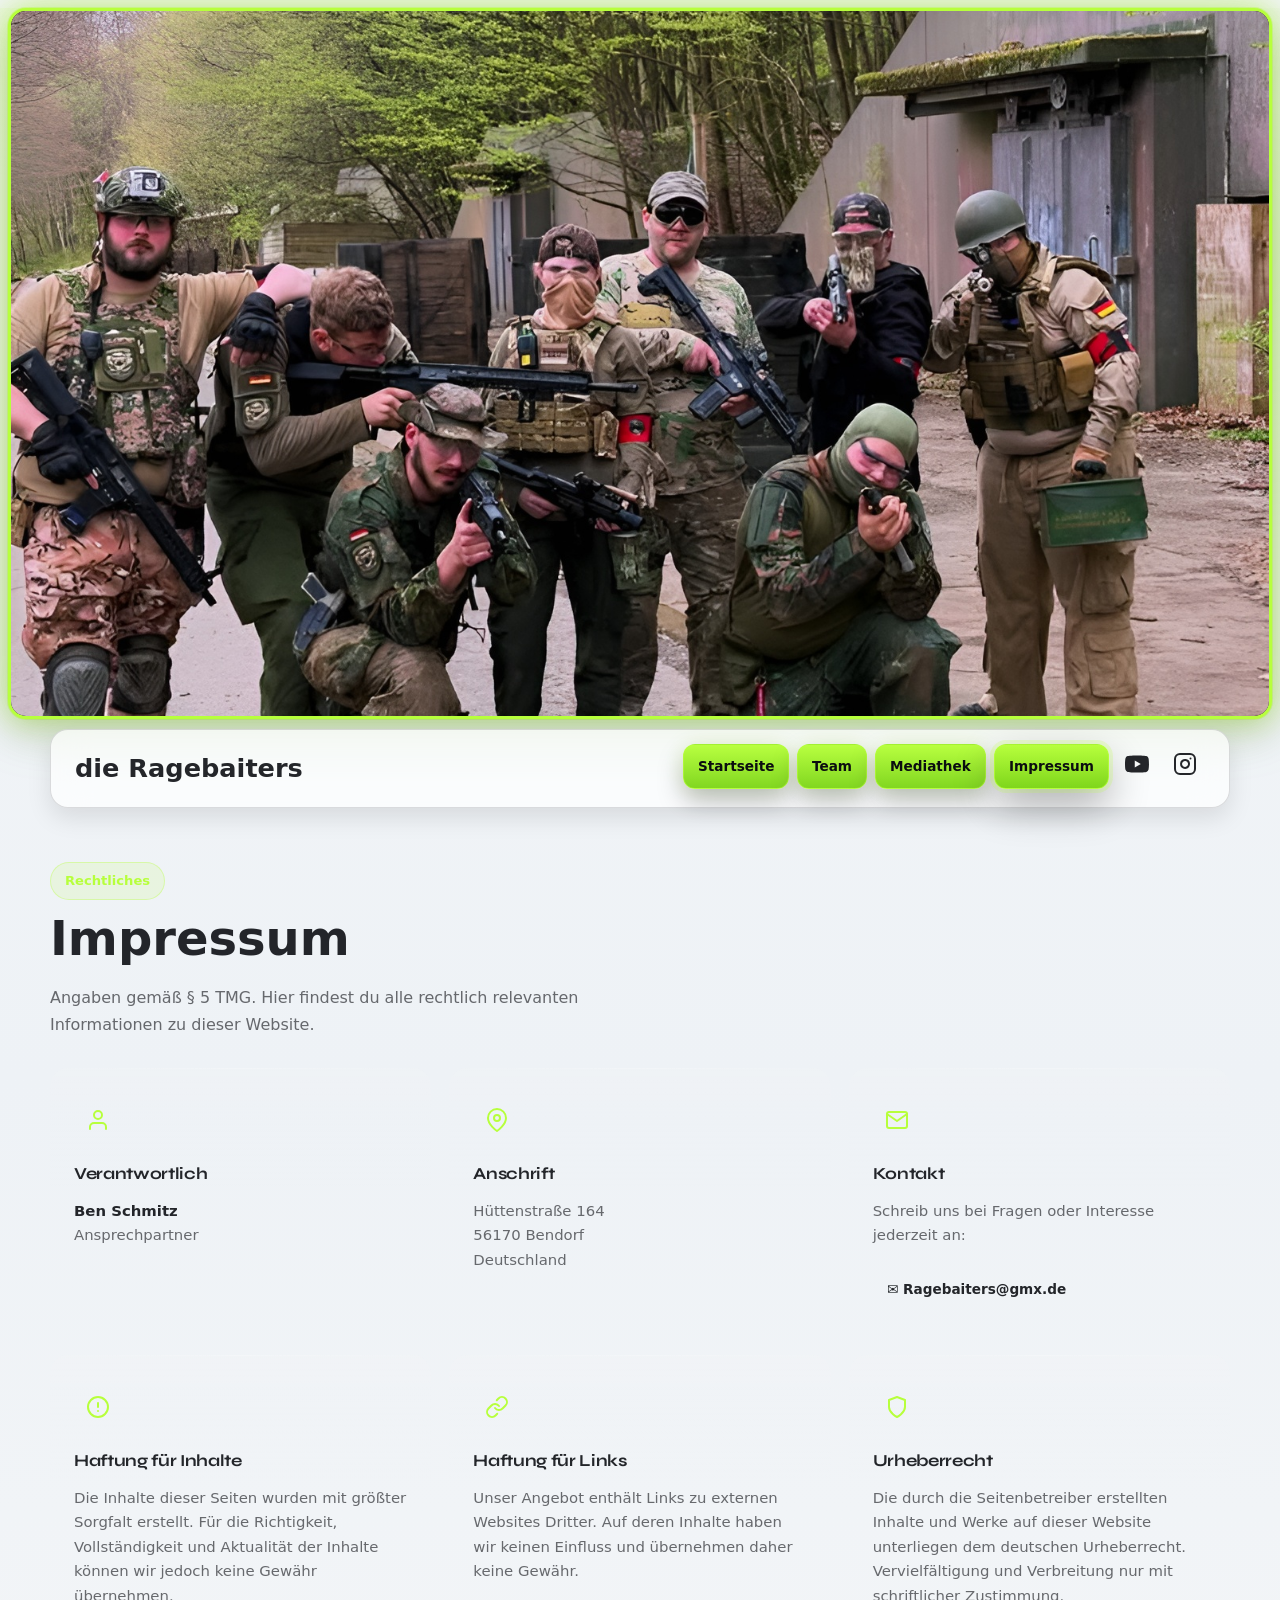
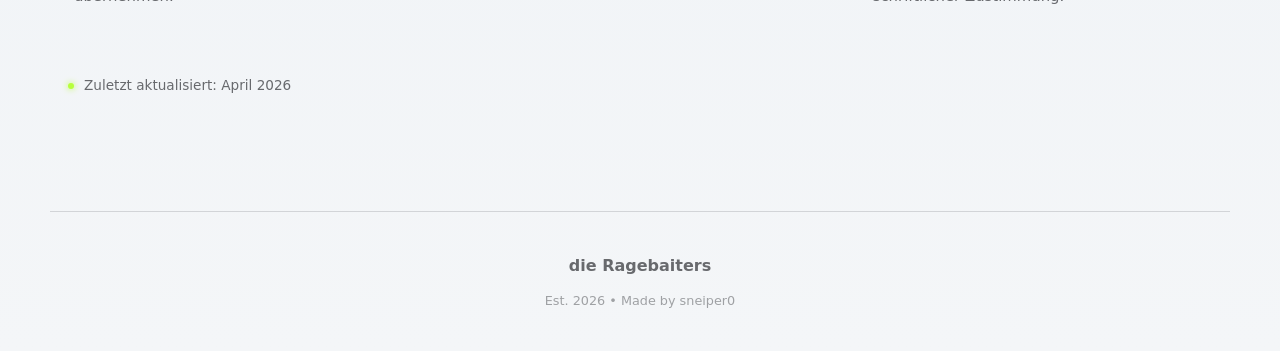
<file: impressum.html>
<!DOCTYPE html>
<html lang="de">
<head>
  <meta charset="UTF-8" />
  <meta name="viewport" content="width=device-width, initial-scale=1.0" />
  <title>Impressum | die Ragebaiters</title>
  <link rel="icon" type="image/png" href="images/logo.png">
  <link rel="preconnect" href="https://fonts.googleapis.com">
  <link rel="preconnect" href="https://fonts.gstatic.com" crossorigin>
  <link rel="stylesheet" href="./styles.css?v=2026-11-23-1">
  <link rel="stylesheet" href="./impressum.css?v=2026-04-23-6">
</head>
<body>

  <div class="top-banner">
    <img src="images/banner2.png" alt="die Ragebaiters Banner" />
  </div>

  <header class="container">
    <nav class="nav">
      <div class="nav-brand">
        <div class="nav-title">die Ragebaiters</div>
      </div>
      <button class="nav-toggle" type="button" aria-label="Menü" aria-expanded="false">
        <span class="nav-toggle-bar"></span>
        <span class="nav-toggle-bar"></span>
        <span class="nav-toggle-bar"></span>
      </button>
      <div class="nav-links">
        <a href="index.html">Startseite</a>
        <a href="team.html">Team</a>
        <a href="mediathek.html">Mediathek</a>
        <a class="active" href="impressum.html">Impressum</a>
        <a class="social-icon" href="https://www.youtube.com/@RagebaitersAS" target="_blank" rel="noopener" aria-label="YouTube" title="YouTube">
          <svg viewBox="0 0 24 24" fill="currentColor" aria-hidden="true">
            <path d="M23.498 6.186a2.999 2.999 0 0 0-2.112-2.122C19.505 3.5 12 3.5 12 3.5s-7.505 0-9.386.564A2.999 2.999 0 0 0 .502 6.186C0 8.074 0 12 0 12s0 3.926.502 5.814a2.999 2.999 0 0 0 2.112 2.122C4.495 20.5 12 20.5 12 20.5s7.505 0 9.386-.564a2.999 2.999 0 0 0 2.112-2.122C24 15.926 24 12 24 12s0-3.926-.502-5.814zM9.75 15.568V8.432L15.818 12 9.75 15.568z"/>
          </svg>
        </a>
        <a class="social-icon" href="https://www.instagram.com/die_ragebaiters/" target="_blank" rel="noopener" aria-label="Instagram" title="Instagram">
          <svg viewBox="0 0 24 24" fill="none" stroke="currentColor" stroke-width="2" stroke-linecap="round" stroke-linejoin="round" aria-hidden="true">
            <rect x="2" y="2" width="20" height="20" rx="5" ry="5"/>
            <path d="M16 11.37A4 4 0 1 1 12.63 8 4 4 0 0 1 16 11.37z"/>
            <line x1="17.5" y1="6.5" x2="17.51" y2="6.5"/>
          </svg>
        </a>
      </div>
    </nav>
    <div class="nav-backdrop" aria-hidden="true"></div>
  </header>

  <main class="container">
    <section class="section">
      <span class="eyebrow">Rechtliches</span>
      <h2 style="margin: 10px 0 10px;">Impressum</h2>
      <p style="color: var(--muted); max-width: 620px; margin-bottom: 30px;">
        Angaben gemäß § 5 TMG. Hier findest du alle rechtlich relevanten Informationen zu dieser Website.
      </p>

      <div class="impressum-grid">

        <article class="card imp-card">
          <div class="imp-icon">
            <svg viewBox="0 0 24 24" fill="none" stroke="currentColor" stroke-width="2" stroke-linecap="round" stroke-linejoin="round">
              <path d="M20 21v-2a4 4 0 0 0-4-4H8a4 4 0 0 0-4 4v2"/>
              <circle cx="12" cy="7" r="4"/>
            </svg>
          </div>
          <h3 class="imp-title">Verantwortlich</h3>
          <p class="imp-text">
            <strong>Ben Schmitz</strong><br>
             Ansprechpartner
          </p>
        </article>

        <article class="card imp-card">
          <div class="imp-icon">
            <svg viewBox="0 0 24 24" fill="none" stroke="currentColor" stroke-width="2" stroke-linecap="round" stroke-linejoin="round">
              <path d="M21 10c0 7-9 13-9 13s-9-6-9-13a9 9 0 0 1 18 0z"/>
              <circle cx="12" cy="10" r="3"/>
            </svg>
          </div>
          <h3 class="imp-title">Anschrift</h3>
          <p class="imp-text">
            Hüttenstraße 164<br>
            56170 Bendorf<br>
            Deutschland
          </p>
        </article>

        <article class="card imp-card">
          <div class="imp-icon">
            <svg viewBox="0 0 24 24" fill="none" stroke="currentColor" stroke-width="2" stroke-linecap="round" stroke-linejoin="round">
              <path d="M4 4h16c1.1 0 2 .9 2 2v12c0 1.1-.9 2-2 2H4c-1.1 0-2-.9-2-2V6c0-1.1.9-2 2-2z"/>
              <polyline points="22,6 12,13 2,6"/>
            </svg>
          </div>
          <h3 class="imp-title">Kontakt</h3>
          <p class="imp-text">Schreib uns bei Fragen oder Interesse jederzeit an:</p>
          <a href="mailto:Ragebaiters@gmx.de" class="imp-mail">✉ Ragebaiters@gmx.de</a>
        </article>

        <article class="card imp-card">
          <div class="imp-icon">
            <svg viewBox="0 0 24 24" fill="none" stroke="currentColor" stroke-width="2" stroke-linecap="round" stroke-linejoin="round">
              <circle cx="12" cy="12" r="10"/>
              <line x1="12" y1="8" x2="12" y2="12"/>
              <line x1="12" y1="16" x2="12.01" y2="16"/>
            </svg>
          </div>
          <h3 class="imp-title">Haftung für Inhalte</h3>
          <p class="imp-text">
            Die Inhalte dieser Seiten wurden mit größter Sorgfalt erstellt. Für die Richtigkeit, Vollständigkeit und Aktualität der Inhalte können wir jedoch keine Gewähr übernehmen.
          </p>
        </article>

        <article class="card imp-card">
          <div class="imp-icon">
            <svg viewBox="0 0 24 24" fill="none" stroke="currentColor" stroke-width="2" stroke-linecap="round" stroke-linejoin="round">
              <path d="M10 13a5 5 0 0 0 7.54.54l3-3a5 5 0 0 0-7.07-7.07l-1.72 1.71"/>
              <path d="M14 11a5 5 0 0 0-7.54-.54l-3 3a5 5 0 0 0 7.07 7.07l1.71-1.71"/>
            </svg>
          </div>
          <h3 class="imp-title">Haftung für Links</h3>
          <p class="imp-text">
            Unser Angebot enthält Links zu externen Websites Dritter. Auf deren Inhalte haben wir keinen Einfluss und übernehmen daher keine Gewähr.
          </p>
        </article>

        <article class="card imp-card">
          <div class="imp-icon">
            <svg viewBox="0 0 24 24" fill="none" stroke="currentColor" stroke-width="2" stroke-linecap="round" stroke-linejoin="round">
              <path d="M12 22s8-4 8-10V5l-8-3-8 3v7c0 6 8 10 8 10z"/>
            </svg>
          </div>
          <h3 class="imp-title">Urheberrecht</h3>
          <p class="imp-text">
            Die durch die Seitenbetreiber erstellten Inhalte und Werke auf dieser Website unterliegen dem deutschen Urheberrecht. Vervielfältigung und Verbreitung nur mit schriftlicher Zustimmung.
          </p>
        </article>

      </div>

      <div class="imp-footer-note">
        <span class="imp-dot"></span>
        Zuletzt aktualisiert: April 2026
      </div>
    </section>
  </main>

  <footer class="footer container">
    <div style="font-weight: 800;">die Ragebaiters</div>
    <div style="font-size: 0.8rem; opacity: 0.6;">Est. 2026 • Made by sneiper0</div>
  </footer>

<script src="./nav.js?v=2026-04-23-5" defer></script>
<script src="./config.js?v=2026-04-23-5"></script>
<script type="module" src="./banner.js?v=2026-11-23-3"></script>
<script type="module">
    import { initPage } from './auth.js?v=2026-04-23-1';
  initPage('impressum');
</script>
</body>
</html>
</file>
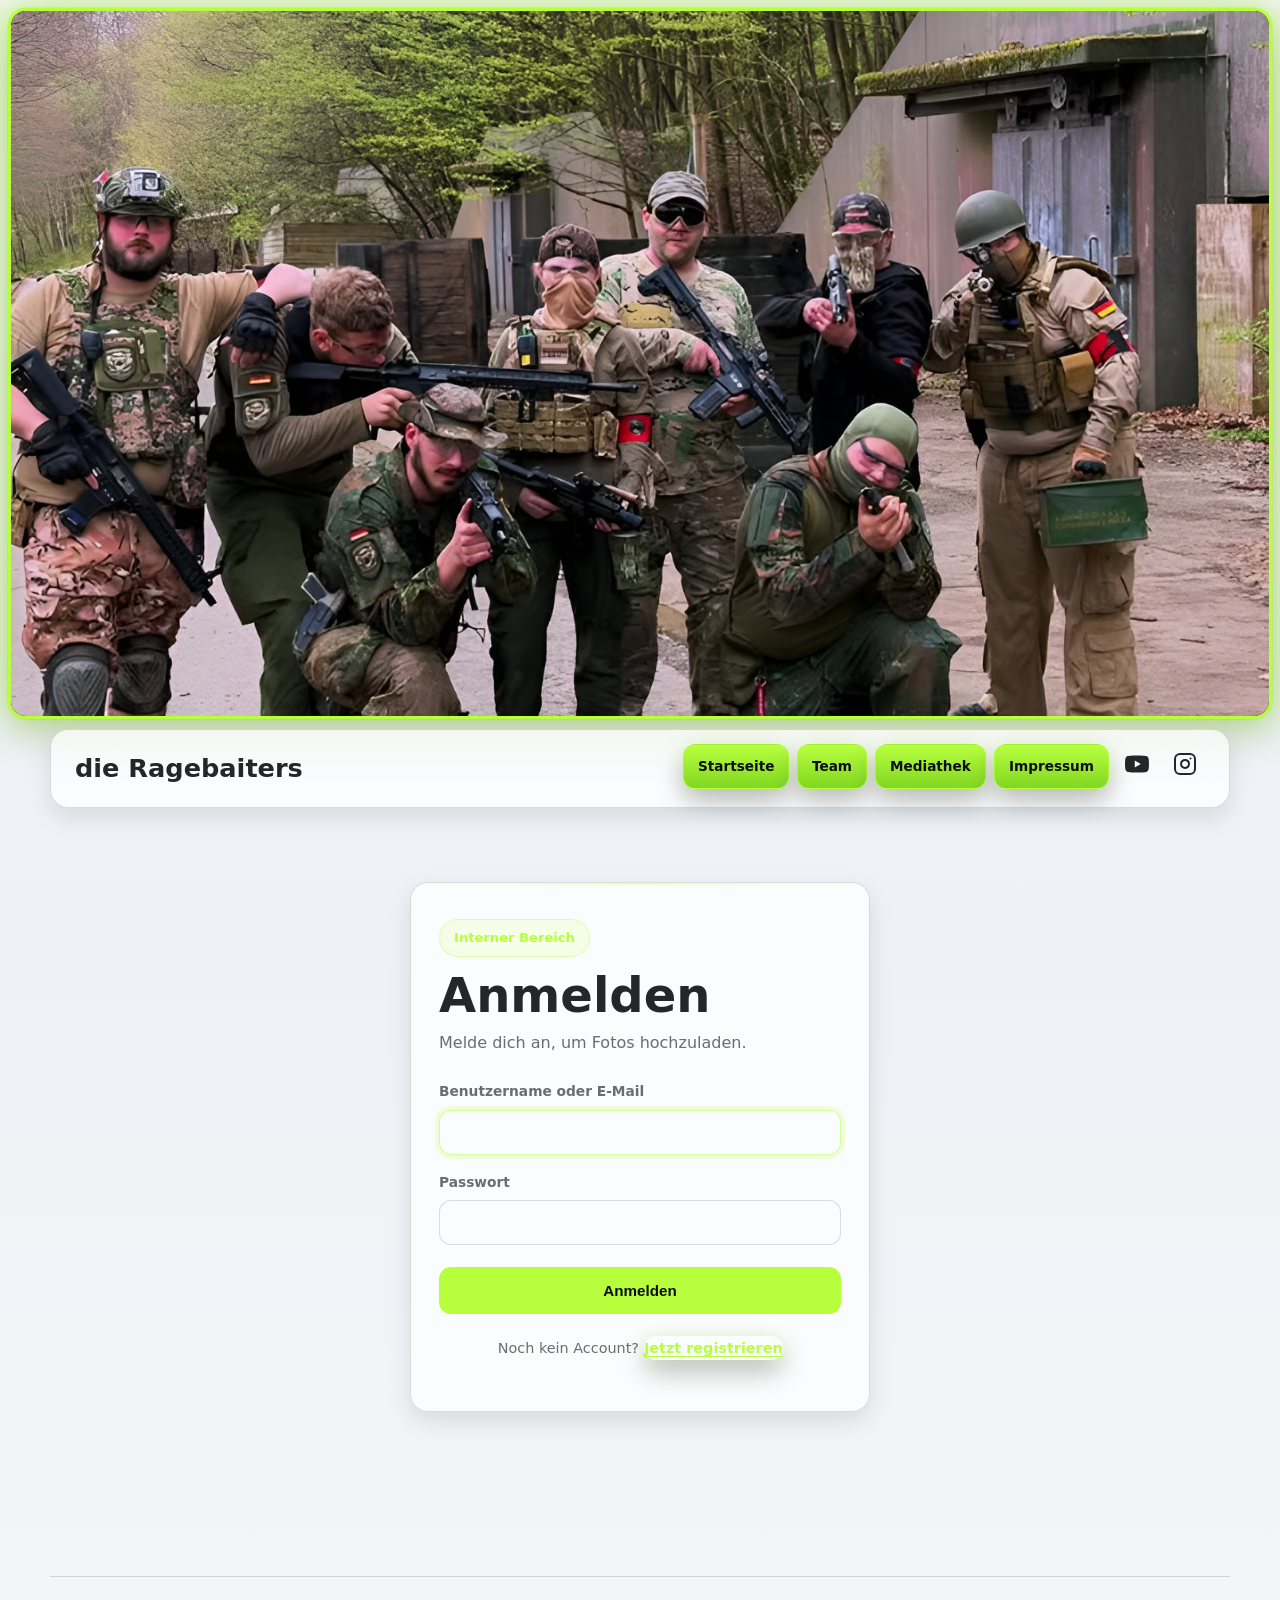
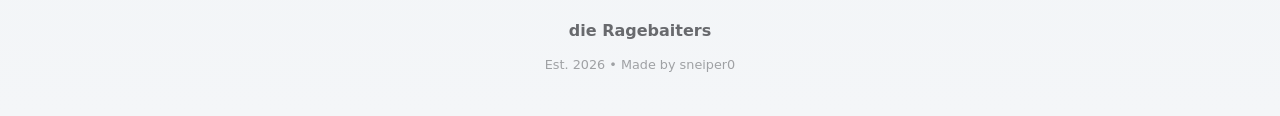
<file: login.html>
<!DOCTYPE html>
<html lang="de">
<head>
  <meta charset="UTF-8" />
  <meta name="viewport" content="width=device-width, initial-scale=1.0" />
  <title>Login | die Ragebaiters</title>
  <link rel="icon" type="image/png" href="images/logo.png">
  <link rel="preconnect" href="https://fonts.googleapis.com">
  <link rel="preconnect" href="https://fonts.gstatic.com" crossorigin>
  <link rel="stylesheet" href="./styles.css?v=2026-11-23-1">
  <link rel="stylesheet" href="./app.css?v=2026-04-23-6">
</head>
<body>

  <div class="top-banner">
    <img src="images/banner2.png" alt="die Ragebaiters Banner" />
  </div>

  <header class="container">
    <nav class="nav">
      <div class="nav-brand">
        <div class="nav-title">die Ragebaiters</div>
      </div>
      <button class="nav-toggle" type="button" aria-label="Menü" aria-expanded="false">
        <span class="nav-toggle-bar"></span>
        <span class="nav-toggle-bar"></span>
        <span class="nav-toggle-bar"></span>
      </button>
      <div class="nav-links">
        <a href="index.html">Startseite</a>
        <a href="team.html">Team</a>
        <a href="mediathek.html">Mediathek</a>
        <a href="impressum.html">Impressum</a>
        <a class="social-icon" href="https://www.youtube.com/@RagebaitersAS" target="_blank" rel="noopener" aria-label="YouTube" title="YouTube">
          <svg viewBox="0 0 24 24" fill="currentColor" aria-hidden="true">
            <path d="M23.498 6.186a2.999 2.999 0 0 0-2.112-2.122C19.505 3.5 12 3.5 12 3.5s-7.505 0-9.386.564A2.999 2.999 0 0 0 .502 6.186C0 8.074 0 12 0 12s0 3.926.502 5.814a2.999 2.999 0 0 0 2.112 2.122C4.495 20.5 12 20.5 12 20.5s7.505 0 9.386-.564a2.999 2.999 0 0 0 2.112-2.122C24 15.926 24 12 24 12s0-3.926-.502-5.814zM9.75 15.568V8.432L15.818 12 9.75 15.568z"/>
          </svg>
        </a>
        <a class="social-icon" href="https://www.instagram.com/die_ragebaiters/" target="_blank" rel="noopener" aria-label="Instagram" title="Instagram">
          <svg viewBox="0 0 24 24" fill="none" stroke="currentColor" stroke-width="2" stroke-linecap="round" stroke-linejoin="round" aria-hidden="true">
            <rect x="2" y="2" width="20" height="20" rx="5" ry="5"/>
            <path d="M16 11.37A4 4 0 1 1 12.63 8 4 4 0 0 1 16 11.37z"/>
            <line x1="17.5" y1="6.5" x2="17.51" y2="6.5"/>
          </svg>
        </a>
      </div>
    </nav>
    <div class="nav-backdrop" aria-hidden="true"></div>
  </header>

  <main class="container">
    <section class="section">
      <div class="auth-wrap">
        <div class="auth-card card">
          <span class="eyebrow">Interner Bereich</span>
          <h2 style="margin: 10px 0 4px;">Anmelden</h2>
          <p style="color: var(--muted); margin: 0 0 24px;">Melde dich an, um Fotos hochzuladen.</p>

          <div id="alert" class="alert alert-error" hidden></div>

          <form id="loginForm" class="auth-form" autocomplete="on">
            <label class="field">
              <span>Benutzername oder E-Mail</span>
              <input type="text" name="identifier" required autofocus autocomplete="username">
            </label>
            <label class="field">
              <span>Passwort</span>
              <input type="password" name="password" required autocomplete="current-password">
            </label>
            <button type="submit" class="btn-primary" id="submitBtn">Anmelden</button>
          </form>

          <p class="auth-hint">
            Noch kein Account? <a class="inline-link" href="register.html">Jetzt registrieren</a>
          </p>
        </div>
      </div>
    </section>
  </main>

  <footer class="footer container">
    <div style="font-weight: 800;">die Ragebaiters</div>
    <div style="font-size: 0.8rem; opacity: 0.6;">Est. 2026 • Made by sneiper0</div>
  </footer>

  <script src="./nav.js?v=2026-04-23-5" defer></script>
  <script src="./config.js?v=2026-04-23-5"></script>
  <script type="module" src="./banner.js?v=2026-11-23-3"></script>
  <script type="module">
    import { supabase, initPage, getSessionUser, buildScopedUrl, waitForSessionUser, rememberPendingSession, resolveLoginEmail } from './auth.js?v=2026-04-23-1';
    await initPage('login');

    // Wenn bereits eingeloggt -> Dashboard
    if (await getSessionUser()) location.href = buildScopedUrl('dashboard.html');

    const form   = document.getElementById('loginForm');
    const alertE = document.getElementById('alert');
    const btn    = document.getElementById('submitBtn');

    form.addEventListener('submit', async (e) => {
      e.preventDefault();
      alertE.hidden = true;
      btn.disabled = true;
      btn.textContent = 'Anmelden …';

      const fd = new FormData(form);
      const identifier = fd.get('identifier').trim();
      const email = await resolveLoginEmail(identifier);

      if (!email) {
        alertE.textContent = 'Benutzername oder Passwort falsch.';
        alertE.hidden = false;
        btn.disabled = false;
        btn.textContent = 'Anmelden';
        return;
      }

      const { data, error } = await supabase.auth.signInWithPassword({
        email,
        password: fd.get('password'),
      });

      if (error) {
        alertE.textContent = mapError(error.message);
        alertE.hidden = false;
        btn.disabled = false;
        btn.textContent = 'Anmelden';
        return;
      }

      rememberPendingSession(data?.session);

      const readyUser = await waitForSessionUser();
      if (!readyUser) {
        alertE.textContent = 'Session wurde nicht rechtzeitig geladen. Bitte noch einmal anmelden.';
        alertE.hidden = false;
        btn.disabled = false;
        btn.textContent = 'Anmelden';
        return;
      }

      location.href = buildScopedUrl('dashboard.html');
    });

    function mapError(msg) {
      if (/invalid login/i.test(msg)) return 'Benutzername oder Passwort falsch.';
      if (/email not confirmed/i.test(msg)) return 'Bitte zuerst die Bestätigungs-Mail öffnen.';
      return msg;
    }
  </script>
</body>
</html>
</file>
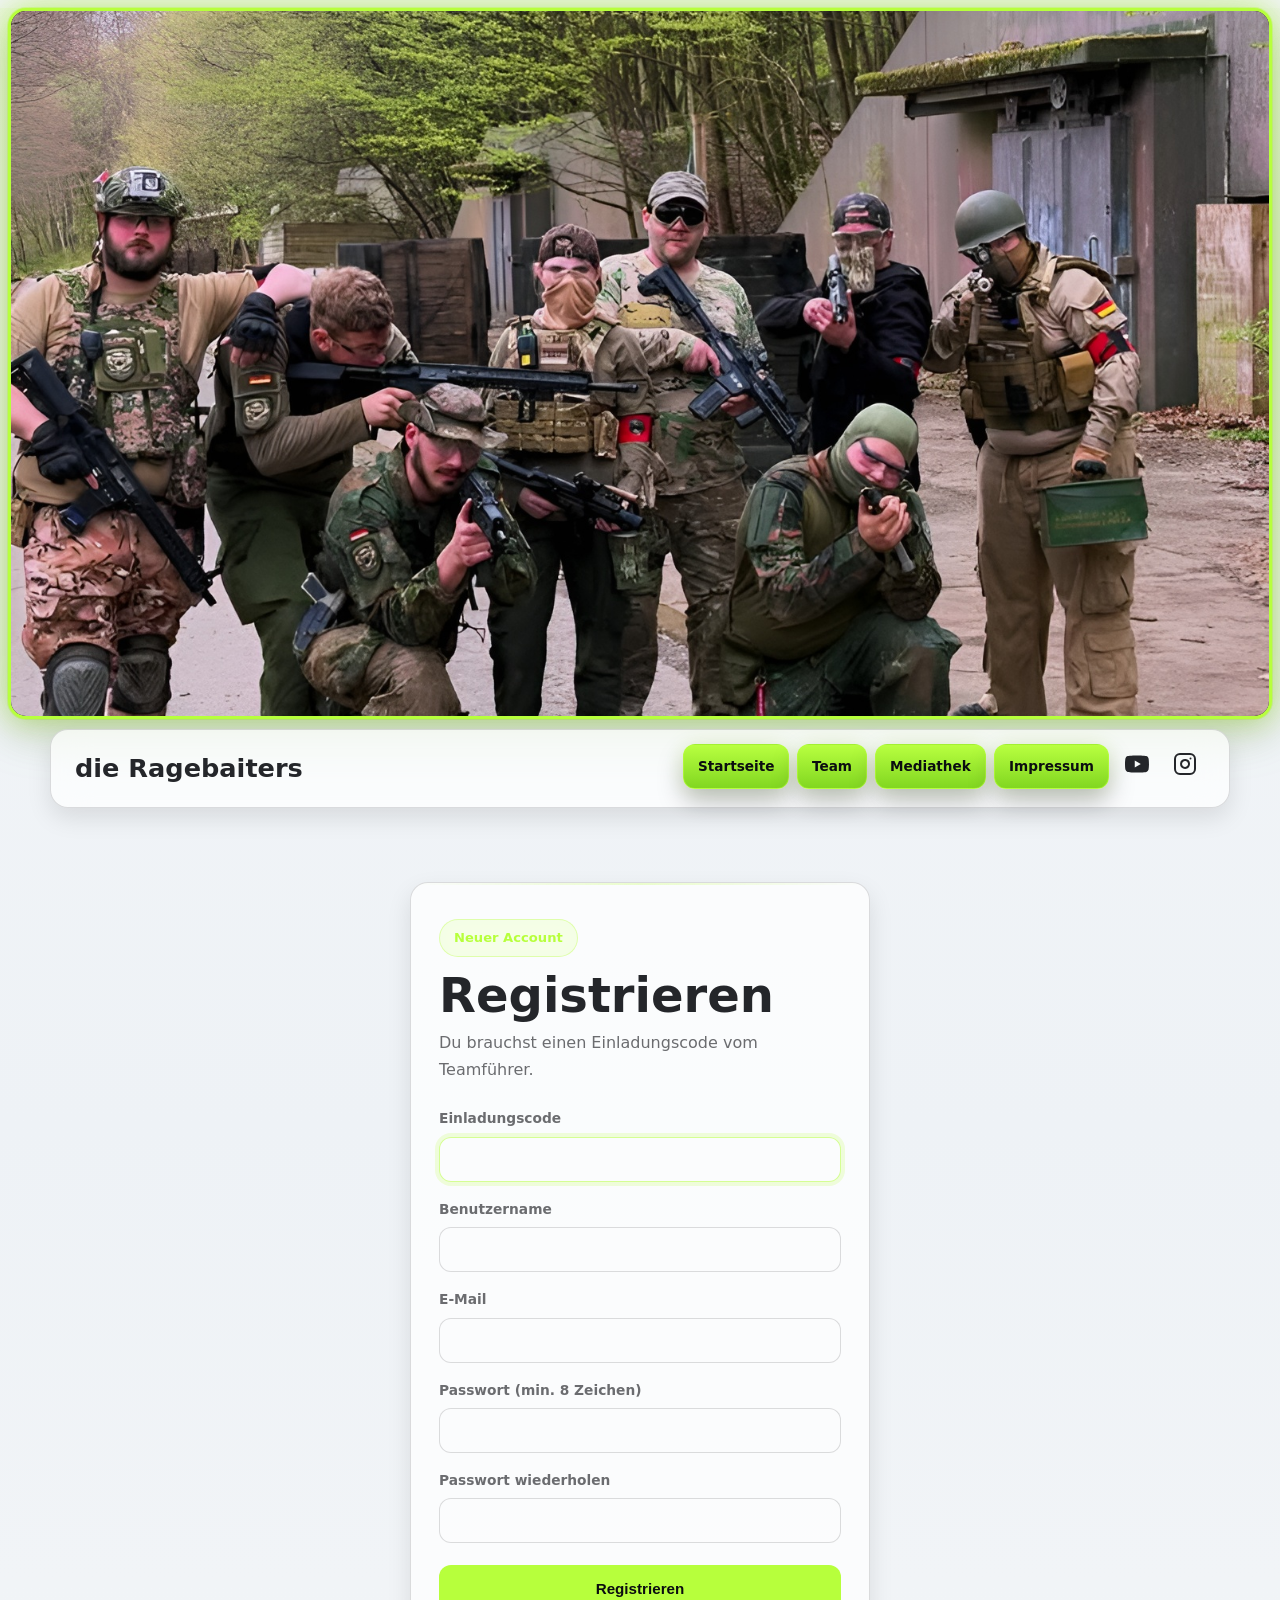
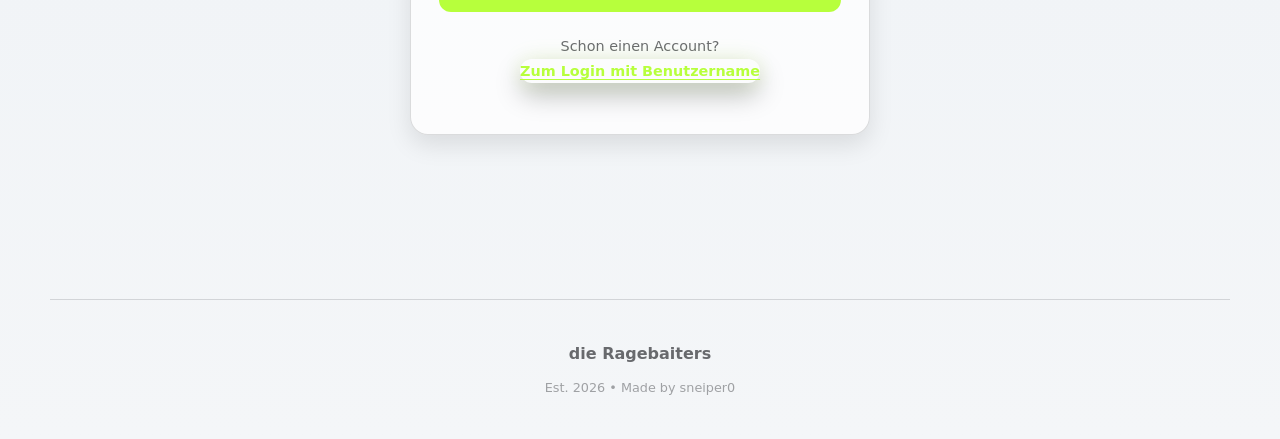
<file: register.html>
<!DOCTYPE html>
<html lang="de">
<head>
  <meta charset="UTF-8" />
  <meta name="viewport" content="width=device-width, initial-scale=1.0" />
  <title>Registrieren | die Ragebaiters</title>
  <link rel="icon" type="image/png" href="images/logo.png">
  <link rel="preconnect" href="https://fonts.googleapis.com">
  <link rel="preconnect" href="https://fonts.gstatic.com" crossorigin>
  <link rel="stylesheet" href="./styles.css?v=2026-11-23-1">
  <link rel="stylesheet" href="./app.css?v=2026-04-23-6">
</head>
<body>

  <div class="top-banner">
    <img src="images/banner2.png" alt="die Ragebaiters Banner" />
  </div>

  <header class="container">
    <nav class="nav">
      <div class="nav-brand">
        <div class="nav-title">die Ragebaiters</div>
      </div>
      <button class="nav-toggle" type="button" aria-label="Menü" aria-expanded="false">
        <span class="nav-toggle-bar"></span>
        <span class="nav-toggle-bar"></span>
        <span class="nav-toggle-bar"></span>
      </button>
      <div class="nav-links">
        <a href="index.html">Startseite</a>
        <a href="team.html">Team</a>
        <a href="mediathek.html">Mediathek</a>
        <a href="impressum.html">Impressum</a>
        <a class="social-icon" href="https://www.youtube.com/@RagebaitersAS" target="_blank" rel="noopener" aria-label="YouTube" title="YouTube">
          <svg viewBox="0 0 24 24" fill="currentColor" aria-hidden="true">
            <path d="M23.498 6.186a2.999 2.999 0 0 0-2.112-2.122C19.505 3.5 12 3.5 12 3.5s-7.505 0-9.386.564A2.999 2.999 0 0 0 .502 6.186C0 8.074 0 12 0 12s0 3.926.502 5.814a2.999 2.999 0 0 0 2.112 2.122C4.495 20.5 12 20.5 12 20.5s7.505 0 9.386-.564a2.999 2.999 0 0 0 2.112-2.122C24 15.926 24 12 24 12s0-3.926-.502-5.814zM9.75 15.568V8.432L15.818 12 9.75 15.568z"/>
          </svg>
        </a>
        <a class="social-icon" href="https://www.instagram.com/die_ragebaiters/" target="_blank" rel="noopener" aria-label="Instagram" title="Instagram">
          <svg viewBox="0 0 24 24" fill="none" stroke="currentColor" stroke-width="2" stroke-linecap="round" stroke-linejoin="round" aria-hidden="true">
            <rect x="2" y="2" width="20" height="20" rx="5" ry="5"/>
            <path d="M16 11.37A4 4 0 1 1 12.63 8 4 4 0 0 1 16 11.37z"/>
            <line x1="17.5" y1="6.5" x2="17.51" y2="6.5"/>
          </svg>
        </a>
      </div>
    </nav>
    <div class="nav-backdrop" aria-hidden="true"></div>
  </header>

  <main class="container">
    <section class="section">
      <div class="auth-wrap">
        <div class="auth-card card">
          <span class="eyebrow">Neuer Account</span>
          <h2 style="margin: 10px 0 4px;">Registrieren</h2>
          <p style="color: var(--muted); margin: 0 0 24px;">
            Du brauchst einen Einladungscode vom Teamführer.
          </p>

          <div id="alert" class="alert alert-error" hidden></div>
          <div id="success" class="alert" style="background: rgba(183,255,60,0.08); border-color: rgba(183,255,60,0.35); color: var(--accent);" hidden></div>

          <form id="regForm" class="auth-form" autocomplete="on">
            <label class="field">
              <span>Einladungscode</span>
              <input type="text" name="invite" required autofocus>
            </label>
            <label class="field">
              <span>Benutzername</span>
              <input type="text" name="username" required minlength="3" maxlength="32" pattern="[A-Za-z0-9_\-\.]+">
            </label>
            <label class="field">
              <span>E-Mail</span>
              <input type="email" name="email" required>
            </label>
            <label class="field">
              <span>Passwort (min. 8 Zeichen)</span>
              <input type="password" name="password" required minlength="8">
            </label>
            <label class="field">
              <span>Passwort wiederholen</span>
              <input type="password" name="password2" required minlength="8">
            </label>
            <button type="submit" class="btn-primary" id="submitBtn">Registrieren</button>
          </form>

          <p class="auth-hint">
            Schon einen Account? <a class="inline-link" href="login.html">Zum Login mit Benutzername</a>
          </p>
        </div>
      </div>
    </section>
  </main>

  <footer class="footer container">
    <div style="font-weight: 800;">die Ragebaiters</div>
    <div style="font-size: 0.8rem; opacity: 0.6;">Est. 2026 • Made by sneiper0</div>
  </footer>

  <script src="./nav.js?v=2026-04-23-5" defer></script>
  <script src="./config.js?v=2026-04-23-5"></script>
  <script type="module" src="./banner.js?v=2026-11-23-3"></script>
  <script type="module">
    import { supabase, initPage, getSessionUser, buildScopedUrl, waitForSessionUser, rememberPendingSession } from './auth.js?v=2026-04-23-1';
    await initPage('login');

    if (await getSessionUser()) location.href = buildScopedUrl('dashboard.html');

    const form    = document.getElementById('regForm');
    const alertE  = document.getElementById('alert');
    const okE     = document.getElementById('success');
    const btn     = document.getElementById('submitBtn');

    form.addEventListener('submit', async (e) => {
      e.preventDefault();
      alertE.hidden = true;
      okE.hidden = true;
      btn.disabled = true;
      btn.textContent = 'Wird angelegt …';

      const fd = new FormData(form);
      const invite  = fd.get('invite').trim();
      const user    = fd.get('username').trim();
      const mail    = fd.get('email').trim();
      const pw      = fd.get('password');
      const pw2     = fd.get('password2');

      if (pw !== pw2) return fail('Passwörter stimmen nicht überein.');

      // 1) Username bereits vergeben?
      const { data: existing } = await supabase
        .from('profiles').select('id').ilike('username', user).maybeSingle();
      if (existing) return fail('Benutzername bereits vergeben.');

      // 2) Einladungscode vorab prÃ¼fen, damit kein Auth-Account ohne Invite entsteht
      const { data: inviteOk, error: inviteErr } = await supabase.rpc('check_invite_code', { p_code: invite });
      if (inviteErr) return fail('Einladungscode konnte nicht geprÃ¼ft werden: ' + inviteErr.message);
      if (!inviteOk) return fail('Einladungscode ungÃ¼ltig oder bereits verwendet.');

      // 3) Account anlegen
      const { data: signUp, error: signErr } = await supabase.auth.signUp({
        email: mail, password: pw,
        options: { data: { username: user } }
      });
      if (signErr) return fail(mapError(signErr.message));

      const uid = signUp.user?.id;

      // Falls Email-Confirmation AN ist, haben wir noch keine Session -> direkt einloggen
      let session = signUp.session;
      if (!session) {
        const { data: login } = await supabase.auth.signInWithPassword({ email: mail, password: pw });
        session = login?.session;
      }

      if (!session) {
        okE.textContent = 'Konto angelegt. Bitte bestätige die Mail in deinem Postfach, dann kannst du dich einloggen.';
        okE.hidden = false;
        btn.disabled = false;
        btn.textContent = 'Registrieren';
        return;
      }

      // 3) Einladungscode einlösen
      rememberPendingSession(session);
      const { data: inviteRole, error: redErr } = await supabase.rpc('redeem_invite', { p_code: invite });
      if (redErr || !inviteRole) {
        // Account existiert jetzt, aber Invite ist falsch -> Account wieder raus
        await supabase.auth.signOut();
        return fail('Einladungscode wurde gerade bereits verwendet. Bitte frage den Teamführer nach einem neuen Code.');
      }

      // 4) Profil anlegen
      const { error: profErr } = await supabase.from('profiles').upsert({
        id: uid, username: user, role: inviteRole
      }, { onConflict: 'id' });
      if (profErr) return fail('Profil konnte nicht angelegt werden: ' + profErr.message);

      const readyUser = await waitForSessionUser();
      if (!readyUser) return fail('Session wurde nicht rechtzeitig geladen. Bitte erneut anmelden.');

      location.href = buildScopedUrl('dashboard.html');
    });

    function fail(msg) {
      alertE.textContent = msg;
      alertE.hidden = false;
      btn.disabled = false;
      btn.textContent = 'Registrieren';
    }
    function mapError(msg) {
      if (/already registered/i.test(msg)) return 'Diese E-Mail ist bereits registriert.';
      if (/password/i.test(msg)) return 'Passwort entspricht nicht den Anforderungen.';
      return msg;
    }
  </script>
</body>
</html>
</file>
<file: styles.css>
:root {
  /* Clean / Liquid Glass (macOS-ish) */
  --bg: #0b0d10;
  --bg-soft: #10151b;
  --panel: rgba(255, 255, 255, 0.06);
  --panel-strong: rgba(255, 255, 255, 0.10);
  --panel-solid: rgba(17, 22, 29, 0.78);
  --text: rgba(255, 255, 255, 0.92);
  --muted: rgba(255, 255, 255, 0.68);
  --line: rgba(255, 255, 255, 0.14);
  --accent: #b7ff3c;
  --accent-2: #7fd61c;
  --danger: #ff453a;
  --shadow: 0 18px 60px rgba(0, 0, 0, 0.45);
  --shadow-soft: 0 10px 28px rgba(0, 0, 0, 0.28);
  --radius: 18px;
  --radius-sm: 12px;
  --blur: 18px;
  --max: 1180px;
}

* { box-sizing: border-box; }
html, body {
  margin: 0;
  padding: 0;
  min-height: 100%;
  background-color: var(--bg);
}

html { scroll-behavior: smooth; min-height: 100dvh; }

body {
  font-family: ui-sans-serif, system-ui, -apple-system, BlinkMacSystemFont, "Segoe UI", Roboto, Helvetica, Arial, "Apple Color Emoji", "Segoe UI Emoji";
  background:
    radial-gradient(1000px 700px at 14% -10%, rgba(183,255,60,0.16), transparent 55%),
    radial-gradient(900px 600px at 92% 12%, rgba(127,214,28,0.10), transparent 55%),
    linear-gradient(180deg, #0b0d10 0%, #0f1419 55%, #0b0d10 100%);
  color: var(--text);
  line-height: 1.7;
  -webkit-font-smoothing: antialiased;
  -moz-osx-font-smoothing: grayscale;
  text-rendering: optimizeLegibility;
  color-scheme: dark light;
  animation: pageFadeIn 0.5s ease-out both;
}

body.nav-lock {
  overflow: hidden;
}

@keyframes pageFadeIn {
  from { opacity: 0; transform: translateY(8px); }
  to   { opacity: 1; transform: translateY(0); }
}

.container {
  width: min(calc(100% - 32px), var(--max));
  margin: 0 auto;
  padding-left: max(0px, env(safe-area-inset-left));
  padding-right: max(0px, env(safe-area-inset-right));
}

@media (prefers-color-scheme: light) {
  :root {
    --bg: #f4f6f8;
    --bg-soft: #ffffff;
    --panel: rgba(255, 255, 255, 0.72);
    --panel-strong: rgba(255, 255, 255, 0.84);
    --panel-solid: rgba(255, 255, 255, 0.92);
    --text: rgba(17, 20, 24, 0.92);
    --muted: rgba(17, 20, 24, 0.62);
    --line: rgba(17, 20, 24, 0.14);
    --shadow: 0 16px 40px rgba(0, 0, 0, 0.14);
    --shadow-soft: 0 10px 24px rgba(0, 0, 0, 0.10);
  }

  body {
    background:
      radial-gradient(1000px 700px at 14% -10%, rgba(183,255,60,0.20), transparent 55%),
      radial-gradient(900px 600px at 92% 12%, rgba(127,214,28,0.12), transparent 55%),
      linear-gradient(180deg, #f4f6f8 0%, #eef2f6 55%, #f4f6f8 100%);
  }
}

.top-banner {
  width: min(calc(100% - 16px), 1400px);
  margin: 8px auto 0;
  border-radius: 18px;
  overflow: hidden;
  border: 3px solid var(--accent);
  box-shadow:
    var(--shadow),
    0 0 0 1px rgba(183,255,60,0.36),
    0 0 26px rgba(183,255,60,0.48),
    0 0 60px rgba(127,214,28,0.28);
  background: #000;
  animation: fadeSlide 0.7s ease-out both;
}

.top-banner img {
  width: 100%;
  height: 100%;
  max-height: none;
  object-fit: cover;
  display: block;
  transition: transform 0.6s ease;
}
.top-banner { aspect-ratio: var(--banner-aspect-ratio, 16 / 9); }
.top-banner[role="button"] { cursor: zoom-in; }
.top-banner[role="button"]:focus-visible { outline: 3px solid var(--accent); outline-offset: 5px; }
.top-banner:hover img { transform: scale(1.02); }

.banner-lightbox {
  position: fixed;
  inset: 0;
  width: 100vw;
  height: 100dvh;
  max-width: 100vw;
  max-height: 100dvh;
  margin: 0;
  padding: 16px;
  border: 0;
  overflow: hidden;
  background: transparent;
  color: white;
}
.banner-lightbox[open] { display: grid; place-items: center; }
.banner-lightbox::backdrop { background: rgba(5, 7, 9, 0.94); backdrop-filter: blur(8px); }
.banner-lightbox img { display: block; width: 100%; height: 100%; object-fit: contain; }
.banner-lightbox-close {
  position: fixed;
  z-index: 1;
  top: max(16px, env(safe-area-inset-top));
  right: max(16px, env(safe-area-inset-right));
  width: 48px;
  height: 48px;
  padding: 0;
  border: 1px solid rgba(255,255,255,0.35);
  border-radius: 50%;
  color: #fff;
  background: rgba(25,28,31,0.84);
  font-size: 30px;
  line-height: 1;
  cursor: pointer;
}
.banner-lightbox-close:hover { background: rgba(183,255,60,0.24); border-color: var(--accent); }

a {
  color: #0b0d10 !important;
  text-decoration: none;
  background: linear-gradient(180deg, rgba(183,255,60,0.98), rgba(127,214,28,0.98));
  border: 1px solid rgba(183,255,60,0.62);
  padding: 10px 14px;
  border-radius: 12px;
  display: inline-flex;
  align-items: center;
  justify-content: center;
  font-weight: 750;
  transition: transform 0.22s ease, box-shadow 0.22s ease, background 0.22s ease, color 0.22s ease, border-color 0.22s ease, filter 0.22s ease;
  text-transform: none;
  font-size: 0.88rem;
  letter-spacing: 0;
  cursor: pointer;
  white-space: nowrap;
  will-change: transform;
  box-shadow: 0 12px 26px rgba(0,0,0,0.26), 0 0 22px rgba(183,255,60,0.14);
}

a:hover {
  transform: translateY(-1px);
  filter: brightness(1.03);
  box-shadow: 0 14px 32px rgba(0,0,0,0.30), 0 0 28px rgba(183,255,60,0.18);
}
a:active { transform: translateY(0); }

a.active {
  background: linear-gradient(180deg, rgba(183,255,60,1), rgba(127,214,28,1));
  border-color: rgba(183,255,60,0.72);
  color: #0b0d10 !important;
  box-shadow: 0 0 0 4px rgba(183,255,60,0.20), 0 16px 40px rgba(0,0,0,0.32);
}

a:focus-visible,
button:focus-visible,
input:focus-visible,
textarea:focus-visible,
select:focus-visible {
  outline: none;
  box-shadow: 0 0 0 4px rgba(183,255,60,0.18);
  border-color: rgba(183,255,60,0.45);
}

/* ============================================
   Social Icons (YouTube / Instagram)
   Kein grüner Button – nur das Logo mit Glow
   ============================================ */
.social-icon,
a.social-icon {
  background: transparent !important;
  border: none !important;
  padding: 6px !important;
  border-radius: 50% !important;
  width: 40px;
  height: 40px;
  display: inline-flex;
  align-items: center;
  justify-content: center;
  color: var(--text) !important;
  box-shadow: none;
  text-transform: none;
  letter-spacing: 0;
  flex: 0 0 auto;
  transition: transform 0.3s ease, color 0.3s ease, filter 0.3s ease, box-shadow 0.3s ease, background 0.3s ease;
}

.social-icon svg {
  width: 24px;
  height: 24px;
  display: block;
  transition: filter 0.3s ease, transform 0.3s ease;
}

.social-icon:hover,
a.social-icon:hover {
  transform: translateY(-2px) scale(1.08);
  color: var(--accent) !important;
  background: rgba(183,255,60,0.10) !important;
  box-shadow: 0 0 22px rgba(183,255,60,0.22), 0 18px 40px rgba(0,0,0,0.28);
  filter: none;
}

.social-icon:hover svg {
  filter: drop-shadow(0 0 8px rgba(183,255,60,0.55));
}

.social-icon:active { transform: translateY(0) scale(1.02); }

header { padding: 10px 0; }

.nav {
  display: flex;
  align-items: center;
  justify-content: space-between;
  gap: 12px;
  padding: 16px;
  border: 1px solid var(--line);
  background: var(--panel);
  backdrop-filter: blur(var(--blur)) saturate(160%);
  -webkit-backdrop-filter: blur(var(--blur)) saturate(160%);
  border-radius: 18px;
  position: sticky;
  top: max(10px, env(safe-area-inset-top));
  z-index: 100;
  animation: fadeSlide 0.7s ease-out both;
  box-shadow: var(--shadow-soft);
  transition: background 0.28s ease, border-color 0.28s ease, box-shadow 0.28s ease;
}

.nav-brand {
  display: flex;
  align-items: center;
  gap: 12px;
  min-width: 0;
}

.nav-title {
  font-weight: 900;
  font-size: 1.6rem;
  min-width: 0;
}

.nav-toggle {
  width: 46px;
  height: 46px;
  padding: 0;
  display: inline-flex;
  flex-direction: column;
  align-items: center;
  justify-content: center;
  border-radius: var(--radius-sm);
  border: 1px solid rgba(255,255,255,0.14);
  background: rgba(255,255,255,0.06);
  color: var(--text);
  cursor: pointer;
  box-shadow: none;
  transition: transform 0.25s ease, border-color 0.25s ease, background 0.25s ease, box-shadow 0.25s ease, color 0.25s ease;
}

.nav-toggle:hover {
  transform: translateY(-1px);
  border-color: rgba(255,255,255,0.22);
  background: rgba(255,255,255,0.10);
  box-shadow: var(--shadow-soft);
}

.nav-toggle:active { transform: translateY(0); }

.nav-toggle-bar {
  width: 20px;
  height: 2.5px;
  border-radius: 999px;
  background: currentColor;
  display: block;
  transition: transform 0.25s ease, opacity 0.25s ease, box-shadow 0.25s ease, background 0.25s ease;
}

.nav-toggle-bar + .nav-toggle-bar {
  margin-top: 4px;
}

.nav-toggle:hover .nav-toggle-bar {
  box-shadow: 0 0 10px rgba(255, 255, 255, 0.22);
}

.nav-links {
  display: flex;
  gap: 8px;
  overflow-x: auto;
  width: 100%;
  padding-bottom: 4px;
  scrollbar-width: none;
}
.nav-links::-webkit-scrollbar { display: none; }

.nav-backdrop {
  position: fixed;
  inset: 0;
  background: rgba(0, 0, 0, 0.42);
  backdrop-filter: blur(8px) saturate(140%);
  -webkit-backdrop-filter: blur(8px) saturate(140%);
  opacity: 0;
  pointer-events: none;
  transition: opacity 0.28s ease;
  z-index: 90;
}

.nav-backdrop.is-open {
  opacity: 1;
  pointer-events: auto;
}

.hero { padding: 40px 0; }
.hero-grid { display: grid; grid-template-columns: 1fr; gap: 30px; align-items: center; }

.hero-logo-large {
  display: flex;
  justify-content: center;
  position: relative;
  animation: fadeSlide 0.9s ease-out both;
}

/* Grüner Neon-Glow hinter dem Logo */
.hero-logo-large::before {
  content: "";
  position: absolute;
  inset: 0;
  margin: auto;
  width: 82%;
  aspect-ratio: 1 / 1;
  background:
    radial-gradient(circle, rgba(183,255,60,0.34) 0%, rgba(183,255,60,0.14) 36%, rgba(183,255,60,0) 72%),
    radial-gradient(circle, rgba(140,200,255,0.20) 0%, rgba(140,200,255,0) 72%);
  filter: blur(72px);
  z-index: 0;
  pointer-events: none;
  animation: neonPulse 8s ease-in-out infinite;
}

.hero-logo-large img {
  width: 100%;
  max-width: 300px;
  position: relative;
  z-index: 1;
  filter: drop-shadow(0 12px 24px rgba(0,0,0,0.35));
  transition: transform 0.5s ease, filter 0.5s ease;
  animation: floaty 6s ease-in-out infinite;
}

.hero-logo-large:hover img {
  transform: scale(1.03);
  filter: drop-shadow(0 18px 34px rgba(0,0,0,0.45));
}

@keyframes neonPulse {
  0%, 100% { opacity: 0.70; transform: scale(1); }
  50%      { opacity: 1;    transform: scale(1.05); }
}

@keyframes floaty {
  0%, 100% { transform: translateY(0); }
  50%      { transform: translateY(-4px); }
}

@keyframes fadeSlide {
  from { opacity: 0; transform: translateY(14px); }
  to   { opacity: 1; transform: translateY(0); }
}

.hero-content {
  display: flex;
  flex-direction: column;
  gap: 20px;
  text-align: center;
  animation: fadeSlide 0.9s 0.05s ease-out both;
}

.eyebrow {
  display: inline-flex;
  padding: 7px 14px;
  border-radius: 999px;
  border: 1px solid rgba(183,255,60,0.35);
  background: rgba(183,255,60,0.12);
  color: var(--accent);
  font-size: 0.82rem;
  text-transform: none;
  font-weight: 750;
  width: fit-content;
  margin: 0 auto;
  transition: background 0.25s ease, border-color 0.25s ease, box-shadow 0.25s ease, color 0.25s ease;
  backdrop-filter: blur(10px) saturate(140%);
  -webkit-backdrop-filter: blur(10px) saturate(140%);
}
.eyebrow:hover {
  background: rgba(183,255,60,0.16);
  border-color: rgba(183,255,60,0.55);
  color: var(--accent);
  box-shadow: 0 0 18px rgba(183,255,60,0.18);
}

h2 { font-size: clamp(1.8rem, 8vw, 3rem); font-weight: 900; line-height: 1.2; }

.info-box {
  padding: 20px;
  background: var(--panel);
  border: 1px solid var(--line);
  border-left: 3px solid rgba(183,255,60,0.55);
  border-radius: var(--radius);
  box-shadow: var(--shadow-soft);
  font-size: 1.02rem;
  text-align: left;
  transition: background 0.35s ease, border-color 0.35s ease, transform 0.35s ease;
}
.info-box:hover {
  background: var(--panel-strong);
  border-color: rgba(255,255,255,0.22);
  transform: translateX(2px);
}

.section {
  padding: 44px 0;
  animation: fadeSlide 0.8s ease-out both;
}

.card {
  padding: 30px 20px;
  background: var(--panel);
  border: 1px solid var(--line);
  border-radius: var(--radius);
  box-shadow: var(--shadow-soft);
  backdrop-filter: blur(var(--blur)) saturate(160%);
  -webkit-backdrop-filter: blur(var(--blur)) saturate(160%);
  transition: transform 0.22s ease, border-color 0.22s ease, box-shadow 0.22s ease, background 0.22s ease;
}
.card:hover {
  transform: translateY(-2px);
  border-color: rgba(183,255,60,0.32);
  box-shadow: var(--shadow), 0 0 28px rgba(183,255,60,0.08);
  background: var(--panel-strong);
}

.split { display: grid; grid-template-columns: 1fr; gap: 30px; margin-top: 30px; }

.list { display: grid; gap: 24px; margin-top: 20px; }
.list-item {
  display: flex;
  gap: 15px;
  padding-top: 20px;
  border-top: 1px solid var(--line);
  align-items: flex-start;
  transition: transform 0.3s ease;
}
.list-item:hover { transform: translateX(4px); }

.dot {
  width: 10px;
  height: 10px;
  background: rgba(183,255,60,0.85);
  transform: rotate(45deg);
  margin-top: 8px;
  flex: 0 0 auto;
  transition: transform 0.4s ease, box-shadow 0.4s ease;
}
.list-item:hover .dot {
  transform: rotate(135deg) scale(1.15);
  box-shadow: 0 0 14px rgba(183,255,60,0.28);
}

.member-grid {
  display: grid;
  grid-template-columns: repeat(auto-fill, minmax(150px, 1fr));
  gap: 15px;
  margin-top: 20px;
}

.member-card {
  padding: 25px 15px;
  background: var(--panel);
  border: 1px solid var(--line);
  border-radius: var(--radius);
  text-align: center;
  box-shadow: var(--shadow-soft);
  backdrop-filter: blur(var(--blur)) saturate(160%);
  -webkit-backdrop-filter: blur(var(--blur)) saturate(160%);
  transition: transform 0.22s ease, box-shadow 0.22s ease, border-color 0.22s ease, background 0.22s ease;
  cursor: pointer;
  will-change: transform;
}
.member-card:hover {
  transform: translateY(-2px);
  border-color: rgba(255,255,255,0.22);
  box-shadow: var(--shadow);
  background: var(--panel-strong);
}
.member-card:active { transform: translateY(-2px) scale(1.0); }

.role-badge {
  display: inline-block;
  padding: 3px 10px;
  background: rgba(183,255,60,0.14);
  color: var(--accent);
  border: 1px solid rgba(183,255,60,0.28);
  border-radius: 999px;
  font-size: 0.65rem;
  font-weight: 800;
  text-transform: uppercase;
  margin-bottom: 10px;
  letter-spacing: 0.03em;
  transition: box-shadow 0.3s ease, transform 0.3s ease;
}
.member-card:hover .role-badge {
  box-shadow: 0 0 14px rgba(183,255,60,0.22);
  transform: translateY(-1px);
}

.contact-box {
  margin-top: 30px;
  padding: 30px 20px;
  background: var(--panel);
  border: 1px solid var(--line);
  border-radius: var(--radius);
  text-align: center;
  transition: background 0.35s ease, box-shadow 0.35s ease, border-color 0.35s ease;
}
.contact-box:hover {
  background: var(--panel-strong);
  border-color: rgba(255,255,255,0.22);
  box-shadow: var(--shadow);
}

.latest-media-section {
  padding-top: 10px;
}

.latest-media-head {
  display: flex;
  flex-direction: column;
  gap: 18px;
  margin-bottom: 22px;
}

.latest-media-card {
  overflow: hidden;
}

.latest-media-grid {
  display: grid;
  gap: 20px;
}

.latest-media-image-wrap {
  border-radius: 16px;
  overflow: hidden;
  border: 1px solid var(--line);
  background: rgba(255,255,255,0.03);
}

.latest-media-image {
  display: block;
  width: 100%;
  height: 260px;
  object-fit: cover;
}

.latest-media-copy {
  display: grid;
  gap: 12px;
  align-content: start;
}

.latest-media-label {
  display: inline-flex;
  width: fit-content;
  padding: 6px 12px;
  border-radius: 999px;
  background: rgba(183,255,60,0.12);
  border: 1px solid rgba(183,255,60,0.28);
  color: var(--accent);
  font-size: 0.75rem;
  font-weight: 800;
  text-transform: uppercase;
  letter-spacing: 0.04em;
}

.latest-media-copy h3 {
  margin: 0;
  font-size: clamp(1.4rem, 4vw, 2.2rem);
  line-height: 1.15;
}

.latest-media-copy p {
  margin: 0;
  color: var(--muted);
}

.latest-media-meta {
  display: flex;
  flex-wrap: wrap;
  gap: 10px 18px;
  color: var(--text);
  font-size: 0.92rem;
}

.latest-media-empty {
  color: var(--muted);
  text-align: center;
}

.instagram-section {
  padding-top: 0;
}

.instagram-post-card {
  display: grid;
  gap: 22px;
  overflow: hidden;
  position: relative;
}

.instagram-post-card::before {
  content: "";
  position: absolute;
  inset: 0;
  background:
    radial-gradient(circle at top right, rgba(183,255,60,0.12), transparent 28%),
    radial-gradient(circle at bottom left, rgba(255,255,255,0.05), transparent 35%);
  pointer-events: none;
}

.instagram-post-grid {
  position: relative;
  z-index: 1;
  display: grid;
  gap: 22px;
  align-items: center;
}

.instagram-post-image-wrap {
  position: relative;
  display: block;
  min-height: 280px;
  overflow: hidden;
  border-radius: 18px;
  border: 1px solid rgba(255,255,255,0.08);
  background:
    linear-gradient(160deg, rgba(183,255,60,0.14), rgba(255,255,255,0.03)),
    rgba(255,255,255,0.03);
  box-shadow: inset 0 0 0 1px rgba(255,255,255,0.03);
}

.instagram-post-image {
  display: block;
  width: 100%;
  height: 100%;
  min-height: 280px;
  object-fit: cover;
}

.instagram-post-badge {
  position: absolute;
  top: 16px;
  left: 16px;
  display: inline-flex;
  align-items: center;
  gap: 8px;
  padding: 7px 12px;
  border-radius: 999px;
  background: rgba(12,15,18,0.72);
  border: 1px solid rgba(255,255,255,0.08);
  color: var(--text);
  font-size: 0.72rem;
  font-weight: 800;
  letter-spacing: 0.04em;
  text-transform: uppercase;
}

.instagram-post-copy {
  display: grid;
  gap: 14px;
  align-content: start;
}

.instagram-post-kicker {
  display: inline-flex;
  width: fit-content;
  padding: 6px 12px;
  border-radius: 999px;
  border: 1px solid rgba(183,255,60,0.28);
  background: rgba(183,255,60,0.1);
  color: var(--accent);
  font-size: 0.75rem;
  font-weight: 800;
  letter-spacing: 0.04em;
  text-transform: uppercase;
}

.instagram-post-copy h3 {
  margin: 0;
  font-size: clamp(1.5rem, 4vw, 2.4rem);
  line-height: 1.08;
}

.instagram-post-copy p {
  margin: 0;
  color: var(--muted);
}

.instagram-post-meta {
  display: flex;
  flex-wrap: wrap;
  gap: 10px 18px;
  color: var(--text);
  font-size: 0.92rem;
}

.instagram-post-actions {
  display: flex;
  flex-wrap: wrap;
  gap: 12px;
}

.instagram-post-secondary {
  background: transparent !important;
  border: 1px solid rgba(183,255,60,0.24) !important;
  color: var(--accent) !important;
}

.instagram-post-secondary:hover {
  color: #000 !important;
}

.instagram-post-card-empty .instagram-post-image-wrap {
  pointer-events: none;
}

.instagram-post-placeholder {
  display: grid;
  place-items: center;
  background:
    linear-gradient(145deg, rgba(183,255,60,0.14), rgba(255,255,255,0.02)),
    repeating-linear-gradient(
      -45deg,
      rgba(255,255,255,0.02) 0,
      rgba(255,255,255,0.02) 16px,
      rgba(255,255,255,0.035) 16px,
      rgba(255,255,255,0.035) 32px
    );
}

.instagram-post-placeholder-inner {
  display: grid;
  gap: 8px;
  text-align: center;
  padding: 24px;
}

.instagram-post-placeholder-inner strong {
  font-size: 1.2rem;
}

.instagram-post-placeholder-inner span {
  color: var(--muted);
}

@media (min-width: 860px) {
  .instagram-post-grid {
    grid-template-columns: minmax(0, 1.05fr) minmax(0, 0.95fr);
  }

  .instagram-post-image-wrap,
  .instagram-post-image {
    min-height: 360px;
  }
}

.modal {
  display: none;
  position: fixed;
  z-index: 1000;
  left: 0; top: 0; width: 100%; height: 100%;
  background-color: rgba(0,0,0,0.55);
  backdrop-filter: blur(14px) saturate(160%);
  -webkit-backdrop-filter: blur(14px) saturate(160%);
  align-items: center;
  justify-content: center;
  padding: 20px;
  animation: modalFade 0.25s ease-out;
}
.modal-content {
  background: var(--panel-solid);
  border-radius: var(--radius);
  max-width: 500px;
  width: 100%;
  padding: 40px 20px;
  position: relative;
  text-align: center;
  border: 1px solid var(--line);
  box-shadow: var(--shadow);
  backdrop-filter: blur(var(--blur)) saturate(160%);
  -webkit-backdrop-filter: blur(var(--blur)) saturate(160%);
  animation: modalPop 0.35s cubic-bezier(0.22, 1, 0.36, 1);
}
.modal-img {
  width: 150px;
  height: 150px;
  border-radius: 50%;
  object-fit: cover;
  border: 2px solid rgba(255,255,255,0.22);
  margin-bottom: 20px;
  box-shadow: var(--shadow-soft);
  transition: transform 0.25s ease, box-shadow 0.25s ease, border-color 0.25s ease;
}
.modal-img:hover {
  transform: scale(1.03);
  border-color: rgba(255,255,255,0.32);
  box-shadow: var(--shadow);
}

.modal-close {
  transition: color 0.25s ease, transform 0.25s ease;
  color: var(--muted);
}
.modal-close:hover {
  color: var(--accent);
  transform: rotate(90deg);
}

@keyframes modalFade {
  from { opacity: 0; }
  to   { opacity: 1; }
}
@keyframes modalPop {
  from { opacity: 0; transform: translateY(20px) scale(0.95); }
  to   { opacity: 1; transform: translateY(0) scale(1); }
}

@media (min-width: 1000px) {
  .nav-toggle,
  .nav-backdrop {
    display: none !important;
  }

  .nav { flex-direction: row; justify-content: space-between; padding: 14px 24px; }
  .nav-links { overflow: visible; width: auto; }
  .hero-grid { grid-template-columns: 0.8fr 1.2fr; text-align: left; }
  .hero-content { text-align: left; align-items: flex-start; }
  .eyebrow { margin: 0; }
  .hero-logo-large img { max-width: 450px; }
  .split { grid-template-columns: 1fr 1fr; }
  .member-grid { grid-template-columns: repeat(auto-fill, minmax(250px, 1fr)); }
  .role-badge { font-size: 0.7rem; padding: 4px 12px; }
  a { font-size: 0.85rem; }
}

@media (max-width: 999px) {
  .nav {
    flex-wrap: wrap;
    align-items: center;
    padding: 14px 16px;
  }

  .nav-brand {
    flex: 1 1 auto;
    min-width: 0;
  }

  .nav-toggle {
    margin-left: auto;
  }

  .nav-title {
    font-size: clamp(1.15rem, 5vw, 1.45rem);
    white-space: nowrap;
    overflow: hidden;
    text-overflow: ellipsis;
  }

  .nav-links {
    position: static;
    z-index: auto;
    width: 100%;
    margin-top: 12px;
    padding: 12px 0 0;
    display: flex;
    flex-direction: column;
    align-items: stretch;
    gap: 10px;
    overflow: hidden;
    opacity: 0;
    visibility: hidden;
    pointer-events: none;
    max-height: 0;
    border-top: 1px solid transparent;
    transform: translateY(-8px);
    transition: max-height 0.28s ease, opacity 0.22s ease, transform 0.22s ease, visibility 0.22s ease, border-color 0.22s ease;
  }

  .nav-links a {
    width: 100%;
    text-align: left;
    white-space: normal;
  }

  .nav-links .social-icon,
  .nav-links a.social-icon {
    width: 46px;
    height: 46px;
    justify-content: center;
  }

  .nav.is-open .nav-links,
  .nav-links.is-open {
    max-height: 560px;
    opacity: 1;
    visibility: visible;
    pointer-events: auto;
    border-top-color: rgba(255,255,255,0.08);
    transform: translateY(0);
  }

  .nav.is-open .nav-toggle-bar:nth-child(1) {
    transform: translateY(6px) rotate(45deg);
  }

  .nav.is-open .nav-toggle-bar:nth-child(2) {
    opacity: 0;
  }

  .nav.is-open .nav-toggle-bar:nth-child(3) {
    transform: translateY(-6px) rotate(-45deg);
  }
}

@media (min-width: 860px) {
  .latest-media-head {
    flex-direction: row;
    justify-content: space-between;
    align-items: end;
  }

  .latest-media-grid {
    grid-template-columns: minmax(0, 1.1fr) minmax(0, 0.9fr);
    align-items: center;
  }

  .latest-media-image {
    height: 320px;
  }
}

.footer {
  padding: 40px 0;
  border-top: 1px solid var(--line);
  margin-top: 60px;
  color: var(--muted);
  text-align: center;
  display: flex;
  flex-direction: column;
  align-items: center;
  gap: 10px;
  animation: fadeSlide 0.8s ease-out both;
}

.footer-auth {
  margin-top: 10px;
  width: 100%;
  display: flex;
  justify-content: center;
}

.footer-login-link {
  background: linear-gradient(180deg, rgba(255,255,255,0.05), rgba(255,255,255,0.02)) !important;
  border: 1px solid rgba(183,255,60,0.22) !important;
  color: var(--text) !important;
  padding: 12px 16px !important;
  border-radius: 16px !important;
  text-transform: none !important;
  letter-spacing: 0 !important;
  font-size: 0.9rem !important;
  font-weight: 700 !important;
  display: inline-flex !important;
  align-items: center;
  justify-content: center;
  gap: 12px;
  width: auto !important;
  max-width: min(100%, 320px);
  box-shadow: 0 12px 30px rgba(0,0,0,0.2);
  backdrop-filter: blur(10px);
  -webkit-backdrop-filter: blur(10px);
}

.footer-login-link:hover {
  color: var(--text) !important;
  border-color: rgba(183,255,60,0.45) !important;
  box-shadow: 0 16px 36px rgba(0,0,0,0.28), 0 0 22px rgba(183,255,60,0.14);
  filter: none;
}

.footer-login-icon {
  width: 40px;
  height: 40px;
  border-radius: 12px;
  display: inline-flex;
  align-items: center;
  justify-content: center;
  background: rgba(183,255,60,0.12);
  color: var(--accent);
  flex: 0 0 auto;
  box-shadow: inset 0 0 0 1px rgba(183,255,60,0.16);
}

.footer-login-icon svg {
  width: 18px;
  height: 18px;
}

.footer-login-copy {
  display: flex;
  flex-direction: column;
  align-items: flex-start;
  text-align: left;
  line-height: 1.2;
}

.footer-login-copy strong {
  color: var(--text);
  font-size: 0.92rem;
}

.footer-login-copy span {
  color: var(--muted);
  font-size: 0.76rem;
}

.sr-only {
  position: absolute !important;
  width: 1px !important;
  height: 1px !important;
  padding: 0 !important;
  margin: -1px !important;
  overflow: hidden !important;
  clip: rect(0, 0, 0, 0) !important;
  white-space: nowrap !important;
  border: 0 !important;
}

.floating-login-wrap {
  position: fixed;
  right: 18px;
  bottom: 18px;
  z-index: 1200;
}

.secret-game-wrap {
  position: fixed;
  left: 18px;
  bottom: 18px;
  z-index: 1200;
}

.floating-login {
  width: 44px;
  height: 44px;
  border-radius: 50%;
  display: inline-flex !important;
  align-items: center;
  justify-content: center;
  background: rgba(183,255,60,0.08);
  border: 1px solid rgba(183,255,60,0.12);
  color: var(--muted) !important;
  opacity: 0.45;
  backdrop-filter: blur(6px);
  -webkit-backdrop-filter: blur(6px);
}

.floating-login svg {
  width: 18px;
  height: 18px;
}

.floating-login:hover {
  opacity: 1;
  color: var(--accent) !important;
  background: rgba(183,255,60,0.12);
  box-shadow: 0 10px 30px rgba(0,0,0,0.45), 0 0 18px rgba(183,255,60,0.16);
  filter: none;
}

.secret-game-link {
  width: 44px;
  height: 44px;
  border-radius: 50%;
  display: inline-flex !important;
  align-items: center;
  justify-content: center;
  background: rgba(255, 214, 10, 0.08);
  border: 1px solid rgba(255, 214, 10, 0.16);
  color: #ffd86a !important;
  opacity: 0.28;
  backdrop-filter: blur(6px);
  -webkit-backdrop-filter: blur(6px);
  box-shadow: 0 10px 28px rgba(0,0,0,0.28);
}

.secret-game-link svg {
  width: 18px;
  height: 18px;
}

.secret-game-link:hover {
  opacity: 0.9;
  color: #fff1b3 !important;
  background: rgba(255, 214, 10, 0.14);
  border-color: rgba(255, 214, 10, 0.35);
  box-shadow: 0 12px 30px rgba(0,0,0,0.4), 0 0 22px rgba(255, 214, 10, 0.14);
  filter: none;
}

.page-doodle-jason .game-shell {
  display: grid;
  gap: 26px;
}

.page-doodle-jason .game-selector {
  display: flex;
  flex-wrap: wrap;
  gap: 12px;
}

.page-doodle-jason .game-selector-btn {
  border: 1px solid rgba(255,255,255,0.12);
  background: rgba(255,255,255,0.04);
  color: var(--text);
  border-radius: 16px;
  padding: 12px 16px;
  font: inherit;
  font-weight: 800;
  letter-spacing: 0.04em;
  cursor: pointer;
  transition: border-color 0.2s ease, background 0.2s ease, transform 0.2s ease;
}

.page-doodle-jason .game-selector-btn:hover {
  border-color: rgba(183,255,60,0.28);
  transform: translateY(-1px);
}

.page-doodle-jason .game-selector-btn.is-active {
  background: rgba(183,255,60,0.14);
  border-color: rgba(183,255,60,0.35);
  color: var(--accent);
}

.page-doodle-jason .game-head {
  display: flex;
  flex-wrap: wrap;
  justify-content: space-between;
  gap: 16px;
  align-items: end;
}

.page-doodle-jason .game-head p {
  margin: 8px 0 0;
  color: var(--muted);
  max-width: 700px;
}

.page-doodle-jason .game-head a {
  width: auto;
  padding-inline: 20px;
}

.page-doodle-jason .game-layout {
  display: grid;
  gap: 22px;
}

.page-doodle-jason .game-board-card {
  display: grid;
  justify-items: center;
  gap: 16px;
  overflow: hidden;
}

.page-doodle-jason .game-canvas-wrap {
  width: 100%;
  display: grid;
  justify-items: center;
}

.page-doodle-jason .game-canvas {
  width: 100%;
  max-width: min(100%, var(--game-canvas-max-width, 400px));
  height: auto;
  display: block;
  border-radius: 26px;
  border: 1px solid rgba(255,255,255,0.12);
  background: linear-gradient(180deg, #89d7ff 0%, #dff5ff 100%);
  box-shadow: 0 28px 60px rgba(0,0,0,0.28);
}

.page-doodle-jason .game-touch-controls {
  width: 100%;
  max-width: min(100%, var(--game-canvas-max-width, 400px));
  display: grid;
  grid-template-columns: repeat(4, minmax(0, 1fr));
  gap: 12px;
}

.page-doodle-jason .game-touch-btn.is-hidden { display: none; }

.page-doodle-jason .game-touch-btn {
  border: 1px solid rgba(255,255,255,0.12);
  background: rgba(255,255,255,0.04);
  color: var(--text);
  border-radius: 18px;
  padding: 16px 18px;
  font: inherit;
  font-weight: 800;
  letter-spacing: 0.08em;
  text-transform: uppercase;
  cursor: pointer;
}

.page-doodle-jason .game-touch-btn:active,
.page-doodle-jason .game-touch-btn.is-active {
  background: rgba(183,255,60,0.16);
  border-color: rgba(183,255,60,0.34);
}

.page-doodle-jason .game-touch-btn.is-hidden {
  display: none;
}

.page-doodle-jason .game-side-card {
  display: grid;
  gap: 18px;
}

.page-doodle-jason .game-profile-card {
  display: grid;
  grid-template-columns: 82px 1fr;
  gap: 14px;
  align-items: center;
  padding: 16px;
  border-radius: 18px;
  background: rgba(255,255,255,0.05);
  border: 1px solid rgba(255,255,255,0.08);
}

.page-doodle-jason .game-profile-card[hidden] {
  display: none;
}

.page-doodle-jason .game-profile-avatar {
  width: 82px;
  height: 82px;
  object-fit: cover;
  border-radius: 50%;
  border: 1px solid rgba(255,255,255,0.16);
  box-shadow: 0 12px 26px rgba(0,0,0,0.24);
}

.page-doodle-jason .game-profile-copy {
  display: grid;
  gap: 4px;
}

.page-doodle-jason .game-profile-copy strong {
  font-size: 1rem;
}

.page-doodle-jason .game-profile-copy span {
  color: var(--muted);
  line-height: 1.35;
}

.page-doodle-jason .game-side-card h3,
.page-doodle-jason .game-side-card p {
  margin: 0;
}

.page-doodle-jason .game-rules {
  display: grid;
  gap: 12px;
}

.page-doodle-jason .game-download-btn {
  display: inline-flex;
  align-items: center;
  justify-content: center;
  gap: 10px;
  padding: 14px 18px;
  border-radius: 16px;
  background: linear-gradient(135deg, rgba(183,255,60,0.2), rgba(98,182,255,0.16));
  border: 1px solid rgba(183,255,60,0.28);
  color: var(--text);
  font-weight: 900;
  letter-spacing: 0.04em;
  text-transform: uppercase;
  text-decoration: none;
  transition: transform 0.15s ease, border-color 0.15s ease, background 0.15s ease;
}

.page-doodle-jason .game-download-btn:hover {
  transform: translateY(-1px);
  border-color: rgba(183,255,60,0.45);
  background: linear-gradient(135deg, rgba(183,255,60,0.28), rgba(98,182,255,0.22));
}

.page-doodle-jason .game-download-btn[hidden] {
  display: none;
}

.page-doodle-jason .game-rule {
  display: grid;
  grid-template-columns: 34px 1fr;
  gap: 12px;
  align-items: start;
}

.page-doodle-jason .game-rule-badge {
  width: 34px;
  height: 34px;
  border-radius: 12px;
  display: inline-flex;
  align-items: center;
  justify-content: center;
  background: rgba(183,255,60,0.12);
  color: var(--accent);
  font-weight: 900;
}

.page-doodle-jason .game-rule-copy strong {
  display: block;
  margin-bottom: 4px;
}

.page-doodle-jason .game-rule-copy span {
  color: var(--muted);
}

.page-doodle-jason .game-status {
  display: inline-flex;
  align-items: center;
  gap: 10px;
  padding: 10px 14px;
  border-radius: 14px;
  background: rgba(255,255,255,0.05);
  border: 1px solid rgba(255,255,255,0.08);
  color: var(--muted);
}

.page-doodle-jason .game-status-dot {
  width: 10px;
  height: 10px;
  border-radius: 50%;
  background: #ffd86a;
  box-shadow: 0 0 12px rgba(255,216,106,0.45);
}

.page-doodle-jason .game-scoreboard-card {
  display: grid;
  gap: 14px;
  padding: 16px;
  border-radius: 18px;
  background: rgba(255,255,255,0.05);
  border: 1px solid rgba(255,255,255,0.08);
}

.page-doodle-jason .game-scoreboard-meta {
  display: grid;
  grid-template-columns: repeat(2, minmax(0, 1fr));
  gap: 10px;
}

.page-doodle-jason .game-score-chip {
  display: grid;
  gap: 4px;
  padding: 12px 14px;
  border-radius: 14px;
  background: rgba(0,0,0,0.18);
}

.page-doodle-jason .game-score-chip span {
  color: var(--muted);
  font-size: 0.78rem;
}

.page-doodle-jason .game-score-chip strong {
  font-size: 1.1rem;
}

.page-doodle-jason .game-scoreboard-list {
  display: grid;
  gap: 8px;
}

.page-doodle-jason .game-scoreboard-row,
.page-doodle-jason .game-scoreboard-empty {
  display: grid;
  grid-template-columns: 34px minmax(0, 1fr) auto;
  gap: 12px;
  align-items: center;
  padding: 11px 12px;
  border-radius: 14px;
  background: rgba(0,0,0,0.18);
}

.page-doodle-jason .game-scoreboard-row.is-current-user {
  background: rgba(183,255,60,0.1);
  border: 1px solid rgba(183,255,60,0.18);
}

.page-doodle-jason .game-scoreboard-rank {
  width: 34px;
  height: 34px;
  border-radius: 12px;
  display: inline-flex;
  align-items: center;
  justify-content: center;
  background: rgba(255,255,255,0.08);
  font-weight: 900;
}

.page-doodle-jason .game-scoreboard-row:first-child .game-scoreboard-rank {
  background: rgba(255,216,106,0.16);
  color: #ffd86a;
}

.page-doodle-jason .game-scoreboard-name {
  min-width: 0;
}

.page-doodle-jason .game-scoreboard-name strong,
.page-doodle-jason .game-scoreboard-name span {
  display: block;
}

.page-doodle-jason .game-scoreboard-name span {
  color: var(--muted);
  font-size: 0.78rem;
  white-space: nowrap;
  overflow: hidden;
  text-overflow: ellipsis;
}

.page-doodle-jason .game-scoreboard-value {
  font-weight: 900;
  color: #ffd86a;
}

.page-doodle-jason .game-scoreboard-empty {
  grid-template-columns: 1fr;
  color: var(--muted);
}

@media (prefers-reduced-motion: reduce) {
  *,
  *::before,
  *::after {
    animation-duration: 0.001ms !important;
    animation-iteration-count: 1 !important;
    transition-duration: 0.001ms !important;
    scroll-behavior: auto !important;
  }
}

@media (max-width: 600px) {
  .container { width: min(calc(100% - 24px), var(--max)); }

  .section { padding: 36px 0; }

  .card { padding: 22px 16px; }

  .footer-login-link {
    width: 100% !important;
    max-width: 100%;
    padding: 12px 14px !important;
    justify-content: flex-start;
  }

  .floating-login-wrap {
    right: 12px;
    bottom: 12px;
  }

  .secret-game-wrap {
    left: 12px;
    bottom: 12px;
  }

  .floating-login {
    width: 40px;
    height: 40px;
  }

  .secret-game-link {
    width: 40px;
    height: 40px;
  }
}

@media (min-width: 960px) {
  .page-doodle-jason .game-layout {
    grid-template-columns: minmax(0, 1.65fr) minmax(320px, 0.9fr);
    align-items: start;
  }

  .page-doodle-jason .game-board-card {
    padding: 28px;
  }
}
</file>
<file: app.css>
/* ============================================================
   Ragebaiters – Styles für Login / Dashboard / Mediathek
   Ergänzt styles.css und greift den Neon-Look auf
   ============================================================ */

/* ----- Auth (Login / Registrieren) ----- */
.auth-wrap {
  display: flex;
  justify-content: center;
  padding: 20px 0 60px;
}
.auth-card {
  width: 100%;
  max-width: 460px;
  padding: 36px 28px;
  position: relative;
  overflow: hidden;
  animation: fadeSlide 0.7s ease-out both;
}
.auth-card::before {
  content: "";
  position: absolute;
  top: 0; left: 0; right: 0;
  height: 2px;
  background: linear-gradient(90deg, transparent, var(--accent), transparent);
  opacity: 0.25;
}
.auth-form {
  display: flex;
  flex-direction: column;
  gap: 16px;
  margin-top: 10px;
}
.field {
  display: flex;
  flex-direction: column;
  gap: 6px;
}
.field span {
  font-size: 0.86rem;
  font-weight: 650;
  letter-spacing: 0;
  text-transform: none;
  color: var(--muted);
}
.field .field-label-row {
  display: flex;
  align-items: center;
  justify-content: space-between;
  gap: 12px;
}
.field .image-url-converter {
  color: var(--accent) !important;
  background: transparent !important;
  border: 0 !important;
  border-radius: 0;
  box-shadow: none;
  display: inline;
  padding: 0 !important;
  font-size: 0.82rem !important;
  font-weight: 600;
  text-decoration: underline;
  text-underline-offset: 3px;
  white-space: nowrap;
}
.field .image-url-converter:hover {
  color: var(--text) !important;
}
.field input {
  width: 100%;
  padding: 12px 14px;
  background: rgba(255,255,255,0.06);
  border: 1px solid var(--line);
  border-radius: var(--radius-sm);
  color: var(--text);
  font-size: 1rem;
  font-family: inherit;
  transition: border-color 0.25s ease, box-shadow 0.25s ease, background 0.25s ease;
}
.field input:focus {
  outline: none;
  border-color: rgba(183,255,60,0.55);
  background: rgba(255,255,255,0.08);
  box-shadow: 0 0 0 4px rgba(183,255,60,0.18);
}

.btn-primary {
  margin-top: 6px;
  padding: 14px 18px;
  background: var(--accent);
  color: #0b0d10;
  border: 1px solid rgba(183,255,60,0.65);
  border-radius: var(--radius-sm);
  font-weight: 750;
  text-transform: none;
  letter-spacing: 0;
  font-size: 0.95rem;
  cursor: pointer;
  transition: transform 0.25s ease, box-shadow 0.25s ease, filter 0.25s ease;
}
.btn-primary:hover {
  transform: translateY(-1px);
  box-shadow: var(--shadow-sm);
  filter: brightness(1.05);
}
.btn-primary:active { transform: translateY(0); }

.auth-hint {
  margin-top: 22px;
  text-align: center;
  color: var(--muted);
  font-size: 0.9rem;
}
.inline-link {
  background: transparent !important;
  border: none !important;
  padding: 0 !important;
  color: var(--accent) !important;
  text-transform: none !important;
  letter-spacing: 0 !important;
  font-size: inherit !important;
  text-decoration: underline;
  text-underline-offset: 3px;
}
.inline-link:hover {
  box-shadow: none;
  filter: brightness(1.2);
  transform: none;
}

.alert {
  padding: 12px 14px;
  border-radius: 10px;
  font-size: 0.92rem;
  margin-bottom: 18px;
  border: 1px solid transparent;
}
.alert-error {
  background: rgba(255, 80, 80, 0.08);
  border-color: rgba(255, 80, 80, 0.35);
  color: #ffb4b4;
}

/* ----- Upload / Dropzone ----- */
.upload-card { padding: 24px; }

.upload-meta {
  display: grid;
  gap: 8px;
  margin-bottom: 18px;
}

.upload-caption-input {
  width: 100%;
  min-height: 110px;
  padding: 12px 14px;
  resize: vertical;
  background: rgba(255,255,255,0.04);
  border: 1px solid var(--line);
  border-radius: 12px;
  color: var(--text);
  font-size: 0.98rem;
  font-family: inherit;
  line-height: 1.5;
  transition: border-color 0.25s ease, box-shadow 0.25s ease, background 0.25s ease;
}

.upload-caption-input:focus {
  outline: none;
  border-color: rgba(183,255,60,0.55);
  background: rgba(255,255,255,0.08);
  box-shadow: 0 0 0 4px rgba(183,255,60,0.18);
}

.upload-meta-hint {
  color: var(--muted);
  font-size: 0.8rem;
}

.upload-dropzone {
  border: 1px dashed rgba(255,255,255,0.22);
  background: rgba(255,255,255,0.05);
  border-radius: 18px;
  padding: 40px 20px;
  text-align: center;
  cursor: pointer;
  transition: background 0.3s ease, border-color 0.3s ease, box-shadow 0.3s ease, transform 0.3s ease;
}
.upload-dropzone:hover,
.upload-dropzone.is-dragover {
  background: rgba(255,255,255,0.09);
  border-color: rgba(183,255,60,0.55);
  box-shadow: var(--shadow-sm);
  transform: translateY(-1px);
}
.upload-icon {
  width: 46px;
  height: 46px;
  color: var(--text);
  filter: drop-shadow(0 10px 18px rgba(0,0,0,0.28));
}

.upload-list { margin-top: 16px; display: flex; flex-direction: column; gap: 8px; }
.upload-row {
  display: grid;
  grid-template-columns: 1fr 160px 90px;
  align-items: center;
  gap: 12px;
  padding: 10px 12px;
  background: rgba(255,255,255,0.04);
  border: 1px solid var(--line);
  border-radius: 10px;
  font-size: 0.88rem;
}
.upload-row-name {
  overflow: hidden;
  white-space: nowrap;
  text-overflow: ellipsis;
}
.upload-row-bar {
  height: 6px;
  background: rgba(255,255,255,0.08);
  border-radius: 999px;
  overflow: hidden;
}
.upload-row-bar span {
  display: block;
  height: 100%;
  width: 0;
  background: linear-gradient(90deg, var(--accent-2), var(--accent));
  box-shadow: 0 10px 18px rgba(0,0,0,0.22);
  transition: width 0.2s ease;
}
.upload-row-status { text-align: right; color: var(--muted); font-weight: 700; }
.upload-row.is-done    .upload-row-status { color: var(--accent); }
.upload-row.is-error   .upload-row-status { color: #ffb4b4; }

@media (max-width: 600px) {
  .upload-row { grid-template-columns: 1fr 80px; }
  .upload-row-bar { grid-column: 1 / -1; order: 3; }
}

/* ----- Photo Grid / Mediathek ----- */
.photo-grid {
  display: grid;
  grid-template-columns: repeat(auto-fill, minmax(160px, 1fr));
  gap: 14px;
  margin-top: 10px;
}
@media (min-width: 800px) {
  .photo-grid { grid-template-columns: repeat(auto-fill, minmax(220px, 1fr)); gap: 18px; }
}

.photo-item {
  margin: 0;
  background: var(--panel);
  border: 1px solid var(--line);
  border-radius: 14px;
  overflow: hidden;
  position: relative;
  transition: transform 0.3s ease, box-shadow 0.3s ease, border-color 0.3s ease;
  cursor: pointer;
  animation: fadeSlide 0.5s ease-out both;
}
.photo-item:hover {
  transform: translateY(-4px);
  border-color: rgba(255,255,255,0.22);
  box-shadow: var(--shadow-md);
}
.photo-item img {
  display: block;
  width: 100%;
  height: 170px;
  object-fit: cover;
  transition: transform 0.5s ease;
}
@media (min-width: 800px) {
  .photo-item img { height: 210px; }
}
.photo-item:hover img { transform: scale(1.04); }

.photo-item figcaption {
  padding: 10px 12px;
  font-size: 0.85rem;
  color: var(--text);
  display: flex;
  align-items: flex-start;
  justify-content: space-between;
  gap: 10px;
  border-top: 1px solid var(--line);
  background: rgba(0,0,0,0.25);
}
.photo-item figcaption small { color: var(--muted); }

.photo-copy {
  display: grid;
  gap: 4px;
  min-width: 0;
}

.photo-copy span,
.photo-copy small {
  display: block;
  overflow-wrap: anywhere;
}

.photo-copy span {
  font-weight: 700;
}

.photo-copy small {
  font-size: 0.76rem;
  line-height: 1.45;
}

.btn-delete {
  background: transparent;
  border: 1px solid rgba(255,80,80,0.35);
  color: #ff9090;
  width: 28px;
  height: 28px;
  border-radius: 8px;
  cursor: pointer;
  font-size: 0.9rem;
  line-height: 1;
  transition: background 0.25s ease, color 0.25s ease, transform 0.25s ease, box-shadow 0.25s ease;
}
.btn-delete:hover {
  background: rgba(255,80,80,0.15);
  color: #ffbdbd;
  transform: rotate(90deg);
  box-shadow: 0 0 14px rgba(255,80,80,0.3);
}

/* ----- Lightbox ----- */
.lightbox {
  position: fixed;
  inset: 0;
  background: rgba(0,0,0,0.92);
  backdrop-filter: blur(10px);
  -webkit-backdrop-filter: blur(10px);
  display: none;
  align-items: center;
  justify-content: center;
  z-index: 2000;
  padding: 30px;
}
.lightbox.is-open { display: flex; animation: modalFade 0.25s ease-out; }

.lightbox-img {
  max-width: 95vw;
  max-height: 80vh;
  border-radius: 12px;
  box-shadow: var(--shadow-md);
  animation: modalPop 0.35s cubic-bezier(0.22, 1, 0.36, 1);
}
.lightbox-caption {
  position: absolute;
  bottom: 24px;
  left: 50%;
  transform: translateX(-50%);
  color: var(--text);
  background: rgba(0,0,0,0.55);
  padding: 12px 16px;
  border-radius: 18px;
  font-size: 0.9rem;
  border: 1px solid var(--line);
  width: min(92vw, 680px);
  text-align: center;
}
.lightbox-caption span { color: var(--muted); margin-left: 6px; }
.lightbox-caption strong {
  display: block;
}
.lightbox-caption p {
  margin: 8px 0 0;
  color: var(--text);
  line-height: 1.5;
}

.lightbox-close,
.lightbox-nav {
  position: absolute;
  background: rgba(255,255,255,0.06);
  border: 1px solid var(--line);
  color: var(--text);
  width: 46px;
  height: 46px;
  border-radius: 50%;
  font-size: 1.6rem;
  line-height: 1;
  cursor: pointer;
  transition: background 0.25s ease, color 0.25s ease, box-shadow 0.25s ease, transform 0.25s ease;
}
.lightbox-close { top: 20px; right: 20px; }
.lightbox-nav.prev { left: 20px; top: 50%; transform: translateY(-50%); }
.lightbox-nav.next { right: 20px; top: 50%; transform: translateY(-50%); }

.lightbox-close:hover,
.lightbox-nav:hover {
  background: rgba(255,255,255,0.12);
  color: var(--text);
  box-shadow: var(--shadow-sm);
}
.lightbox-close:hover { transform: rotate(90deg); }
.lightbox-nav.prev:hover { transform: translateY(-50%) translateX(-3px); }
.lightbox-nav.next:hover { transform: translateY(-50%) translateX(3px); }

@media (prefers-reduced-motion: reduce) {
  .photo-item, .auth-card { animation: none !important; }
}

/* ----- Dashboard 2.0 ----- */
.page-dashboard .container {
  width: min(calc(100% - 44px), 1480px);
}

.page-dashboard .top-banner {
  width: min(calc(100% - 24px), 1480px);
}

@media (max-width: 600px) {
  .page-dashboard .container {
    width: min(calc(100% - 24px), 1480px);
  }
}

.page-dashboard {
  --dash-glow: radial-gradient(980px 420px at 14% 0%, rgba(183,255,60,0.22), transparent 62%),
               radial-gradient(900px 420px at 84% 12%, rgba(127,214,28,0.16), transparent 62%),
               radial-gradient(760px 420px at 55% 110%, rgba(183,255,60,0.12), transparent 55%);
}

.page-dashboard #mainSection {
  position: relative;
}

.page-dashboard #mainSection::before {
  content: "";
  position: absolute;
  inset: -40px -20px auto -20px;
  height: 360px;
  background: var(--dash-glow);
  pointer-events: none;
  filter: blur(0px);
  opacity: 0.9;
  z-index: 0;
}

.page-dashboard .dash-hero,
.page-dashboard .dash-layout {
  position: relative;
  z-index: 1;
}

.dash-hero {
  padding: 28px;
  overflow: hidden;
  border: 1px solid rgba(255,255,255,0.16);
  background:
    radial-gradient(1100px 420px at 10% 0%, rgba(183,255,60,0.14), transparent 60%),
    radial-gradient(900px 420px at 90% 10%, rgba(127,214,28,0.10), transparent 62%),
    linear-gradient(180deg, rgba(255,255,255,0.10), rgba(255,255,255,0.06));
}

.dash-hero::after {
  content: "";
  position: absolute;
  inset: -2px;
  border-radius: calc(var(--radius) + 2px);
  padding: 1px;
  background: linear-gradient(90deg, rgba(183,255,60,0.52), rgba(127,214,28,0.34), rgba(183,255,60,0.44));
  -webkit-mask: linear-gradient(#000 0 0) content-box, linear-gradient(#000 0 0);
  -webkit-mask-composite: xor;
  mask-composite: exclude;
  pointer-events: none;
  opacity: 0.9;
}

.dash-hero-top {
  display: flex;
  flex-wrap: wrap;
  align-items: center;
  justify-content: space-between;
  gap: 12px;
  margin-bottom: 8px;
}

.dash-kicker {
  color: var(--muted);
  font-weight: 650;
  letter-spacing: 0;
}

.dash-title {
  margin: 0;
  font-size: clamp(1.8rem, 4.8vw, 2.6rem);
  line-height: 1.1;
}

.dash-subtitle {
  margin: 10px 0 0;
  color: var(--muted);
  max-width: 80ch;
}

.dash-quick {
  display: flex;
  flex-wrap: wrap;
  gap: 10px;
  margin-top: 18px;
}

.dash-quick-btn {
  background: linear-gradient(180deg, rgba(183,255,60,0.95), rgba(127,214,28,0.95));
  border: 1px solid rgba(183,255,60,0.62);
  color: #0b0d10 !important;
  padding: 10px 14px;
  border-radius: 999px;
  box-shadow: 0 12px 26px rgba(0,0,0,0.26), 0 0 22px rgba(183,255,60,0.14);
}

.dash-quick-btn:hover {
  filter: brightness(1.03);
  box-shadow: 0 14px 32px rgba(0,0,0,0.30), 0 0 28px rgba(183,255,60,0.18);
}

.dash-quick-btn.is-active {
  box-shadow: 0 0 0 4px rgba(183,255,60,0.22), 0 18px 42px rgba(0,0,0,0.32);
}

.dash-layout {
  display: grid;
  gap: 26px;
  margin-top: 22px;
}

.dash-note {
  margin-top: 14px;
  color: var(--muted);
  font-size: 0.92rem;
}

.dash-main {
  min-width: 0;
}

/* Forms: avoid squished 2-col rows until wide enough */
.page-dashboard .form-row-two {
  grid-template-columns: 1fr;
}

@media (min-width: 1200px) {
  .page-dashboard .form-row-two {
    grid-template-columns: minmax(0, 1.2fr) minmax(0, 1fr);
  }
}

.page-dashboard .footer {
  margin-top: 80px;
}

.dashboard-header {
  display: flex;
  flex-direction: column;
  gap: 18px;
  margin-bottom: 30px;
}

.dashboard-role {
  width: fit-content;
  padding: 8px 14px;
  border-radius: 999px;
  border: 1px solid var(--line);
  background: rgba(255,255,255,0.08);
  color: var(--text);
  font-size: 0.9rem;
  font-weight: 650;
  text-transform: none;
  letter-spacing: 0;
  backdrop-filter: blur(10px) saturate(140%);
  -webkit-backdrop-filter: blur(10px) saturate(140%);
}

.dashboard-shell {
  display: grid;
  gap: 28px;
}

.dashboard-sidebar {
  padding: 22px;
}

.dashboard-sidebar-title {
  font-size: 0.85rem;
  font-weight: 650;
  text-transform: none;
  letter-spacing: 0;
  color: var(--muted);
  margin-bottom: 14px;
}

.dashboard-tabs {
  display: flex;
  flex-wrap: wrap;
  gap: 10px;
}

.dashboard-tab,
.btn-secondary,
.btn-tertiary,
.btn-danger {
  border-radius: var(--radius-sm);
  font-weight: 650;
  cursor: pointer;
  transition: transform 0.2s ease, box-shadow 0.2s ease, border-color 0.2s ease, background 0.2s ease, color 0.2s ease;
  font-family: inherit;
  backdrop-filter: blur(10px) saturate(140%);
  -webkit-backdrop-filter: blur(10px) saturate(140%);
}

.dashboard-tab {
  width: 100%;
  padding: 12px 14px;
  border: 1px solid var(--line);
  background: rgba(255,255,255,0.06);
  color: var(--text);
  text-align: left;
}

.dashboard-tab:hover,
.btn-secondary:hover,
.btn-tertiary:hover,
.btn-danger:hover {
  transform: translateY(-1px);
  box-shadow: var(--shadow-sm);
}

.dashboard-tab.is-active {
  border-color: rgba(183,255,60,0.45);
  background: rgba(183,255,60,0.10);
  color: var(--accent);
  box-shadow: var(--shadow-sm);
}

.dashboard-sidebar-note {
  margin-top: 14px;
  color: var(--muted);
  font-size: 0.88rem;
}

.dashboard-content {
  display: grid;
  gap: 28px;
  min-width: 0;
}

.dashboard-view {
  display: none;
  gap: 26px;
}

.dashboard-view.is-active {
  display: grid;
}

.panel-head {
  display: flex;
  flex-direction: column;
  gap: 16px;
}

.panel-head h3 {
  margin: 0 0 4px;
}

.panel-head p {
  margin: 0;
  color: var(--muted);
}

.panel-head.compact {
  margin-bottom: 14px;
}

.panel-head-spaced {
  margin-top: 34px;
}

.stats-grid {
  display: grid;
  gap: 18px;
}

.stat-card {
  padding: 24px;
}

.stat-card span {
  display: block;
  color: var(--muted);
  font-size: 0.85rem;
  margin-bottom: 8px;
}

.stat-card strong {
  font-size: clamp(1.8rem, 7vw, 2.5rem);
  line-height: 1;
}

.admin-card {
  padding: 28px;
}

.admin-form {
  display: grid;
  gap: 18px;
}

.form-row {
  display: grid;
  gap: 16px;
}

.form-row-two {
  grid-template-columns: minmax(0, 1.2fr) minmax(0, 1fr);
}

.form-actions {
  display: flex;
  flex-wrap: wrap;
  gap: 12px;
}

.btn-secondary,
.btn-tertiary,
.btn-danger {
  border: 1px solid var(--line);
  padding: 10px 14px;
  background: rgba(255,255,255,0.06);
  color: var(--text);
}

.btn-secondary {
  background: rgba(255,255,255,0.08);
}

.btn-tertiary {
  background: rgba(255,255,255,0.05);
}

.btn-danger {
  border-color: rgba(255,69,58,0.32);
  color: rgba(255, 210, 208, 0.95);
  background: rgba(255,69,58,0.10);
}

.btn-danger:disabled {
  opacity: 0.45;
  cursor: not-allowed;
  transform: none;
}

.table-wrap {
  width: 100%;
  overflow-x: auto;
  overflow-y: visible;
  margin: 0 -4px;
  padding: 0 4px 6px;
}

.data-table {
  width: 100%;
  border-collapse: collapse;
  min-width: 860px;
}

.data-table th,
.data-table td {
  padding: 16px 14px;
  border-bottom: 1px solid var(--line);
  text-align: left;
  vertical-align: top;
  overflow-wrap: anywhere;
}

.data-table th {
  color: var(--muted);
  font-size: 0.78rem;
  text-transform: uppercase;
  letter-spacing: 0.04em;
}

@media (max-width: 600px) {
  .admin-card { padding: 22px; }
  .data-table { min-width: 720px; }
  .data-table th,
  .data-table td { padding: 12px 10px; }
}

.table-empty {
  color: var(--muted);
  text-align: center;
}

.table-actions {
  display: flex;
  flex-wrap: wrap;
  gap: 10px;
}

.status-pill {
  display: inline-flex;
  align-items: center;
  justify-content: center;
  min-width: 72px;
  padding: 6px 10px;
  border-radius: 999px;
  font-size: 0.82rem;
  font-weight: 650;
  text-transform: none;
  letter-spacing: 0;
  backdrop-filter: blur(10px) saturate(140%);
  -webkit-backdrop-filter: blur(10px) saturate(140%);
}

.status-pill.open {
  color: var(--accent);
  background: rgba(183,255,60,0.10);
  border: 1px solid rgba(183,255,60,0.22);
}

.status-pill.used {
  color: #ffd38a;
  background: rgba(255,170,0,0.12);
  border: 1px solid rgba(255,170,0,0.24);
}

.status-pill.role-observer {
  color: #9fd3ff;
  background: rgba(60,150,255,0.12);
  border: 1px solid rgba(60,150,255,0.24);
}

.status-pill.role-member {
  color: var(--accent);
  background: rgba(183,255,60,0.10);
  border: 1px solid rgba(183,255,60,0.22);
}

.status-pill.role-admin {
  color: #ffd38a;
  background: rgba(255,170,0,0.12);
  border: 1px solid rgba(255,170,0,0.24);
}

.admin-message {
  margin-top: 16px;
  padding: 12px 14px;
  border-radius: 12px;
  border: 1px solid var(--line);
  background: rgba(255,255,255,0.04);
}

.admin-message.is-success {
  color: #d4ff97;
  border-color: rgba(183,255,60,0.22);
  background: rgba(183,255,60,0.06);
}

.admin-message.is-error {
  color: #ffb6b6;
  border-color: rgba(255,80,80,0.3);
  background: rgba(255,80,80,0.08);
}

.admin-message.is-info {
  color: var(--text);
}

.welcome-grid {
  display: grid;
  gap: 16px;
}

.capability-card {
  padding: 20px;
}

.capability-card span {
  display: block;
  color: var(--muted);
  font-size: 0.86rem;
  text-transform: none;
  letter-spacing: 0;
  margin-bottom: 8px;
}

.capability-card strong {
  display: block;
  font-size: 1.2rem;
  margin-bottom: 8px;
}

.capability-card p {
  margin: 0;
  color: var(--muted);
}

.test-account-card {
  display: grid;
  gap: 14px;
}

.test-account-card .form-actions {
  margin-top: 2px;
}

.test-account-card .admin-message {
  margin-top: 0;
}

.banner-settings-grid {
  display: grid;
  gap: 20px;
}

.banner-choice {
  display: grid;
  gap: 16px;
  padding: 22px;
  cursor: pointer;
}

.banner-choice-custom {
  align-content: start;
  cursor: default;
}

.banner-choice input {
  accent-color: var(--accent);
}

.banner-choice-select {
  display: grid;
  gap: 16px;
  cursor: pointer;
}

.banner-choice-copy {
  display: grid;
  gap: 4px;
}

.banner-choice-copy span {
  color: var(--muted);
}

.banner-choice img,
.banner-preview-image {
  width: 100%;
  border-radius: 14px;
  border: 1px solid var(--line);
  display: block;
}

.banner-preview-wrap {
  margin-top: 18px;
}

.banner-choice .form-actions {
  margin-top: 0;
}

.banner-library-field,
.banner-aspect-settings {
  display: grid;
  gap: 10px;
}
.banner-library-field { color: var(--muted); font-size: 0.92rem; }
.banner-library-field select,
.banner-aspect-settings select,
.banner-custom-aspect input {
  width: 100%;
  min-height: 44px;
  padding: 10px 12px;
  color: var(--text);
  background: var(--panel-strong);
  border: 1px solid var(--line);
  border-radius: 10px;
}
.banner-aspect-settings { margin-top: 20px; padding: 22px; }
.banner-aspect-settings > label { color: var(--muted); font-size: 0.92rem; }
.banner-custom-aspect { display: flex; align-items: end; gap: 12px; max-width: 420px; }
.banner-custom-aspect label { flex: 1; display: grid; gap: 6px; color: var(--muted); font-size: 0.9rem; }
.banner-preview-image { aspect-ratio: var(--banner-aspect-ratio, 16 / 9); object-fit: cover; }
.banner-choice img { aspect-ratio: 16 / 9; object-fit: cover; }

.banner-upload-hint {
  color: var(--muted);
  font-size: 0.92rem;
}

.instagram-admin-hint {
  margin-top: 28px;
}

.instagram-dashboard-preview {
  margin-top: 22px;
  display: grid;
  gap: 14px;
}

.instagram-dashboard-preview #instagramPreview {
  display: grid;
}

.team-editor-grid {
  display: grid;
  gap: 22px;
}

.team-editor-card {
  padding: 26px;
  border: 1px solid var(--line);
  border-radius: 18px;
  background: rgba(255,255,255,0.06);
  display: grid;
  gap: 18px;
  box-shadow: var(--shadow-sm);
  backdrop-filter: blur(var(--blur-md)) saturate(160%);
  -webkit-backdrop-filter: blur(var(--blur-md)) saturate(160%);
}

.team-editor-card.is-leader {
  border-color: rgba(183,255,60,0.28);
  box-shadow: 0 0 0 1px rgba(183,255,60,0.08) inset, var(--shadow-sm);
}

.team-editor-head {
  display: flex;
  flex-wrap: wrap;
  justify-content: space-between;
  gap: 12px;
  align-items: flex-start;
}

.team-editor-identity {
  display: flex;
  gap: 12px;
  align-items: center;
  min-width: 0;
}

.team-editor-avatar {
  width: 44px;
  height: 44px;
  border-radius: 14px;
  border: 1px solid var(--line);
  background: rgba(255,255,255,0.04);
  object-fit: cover;
  flex: 0 0 auto;
  box-shadow: var(--shadow-sm);
}

.team-editor-title {
  display: grid;
  gap: 2px;
  min-width: 0;
}

.team-editor-title strong {
  font-size: 1.02rem;
  line-height: 1.25;
  overflow: hidden;
  text-overflow: ellipsis;
  white-space: nowrap;
}

.team-editor-sub {
  color: var(--muted);
  font-size: 0.86rem;
}

.team-editor-badges {
  display: flex;
  flex-wrap: wrap;
  gap: 8px;
}

.team-editor-badge {
  display: inline-flex;
  align-items: center;
  justify-content: center;
  padding: 6px 10px;
  border-radius: 999px;
  font-size: 0.82rem;
  font-weight: 650;
  text-transform: none;
  letter-spacing: 0;
  background: rgba(255,255,255,0.05);
  border: 1px solid var(--line);
  color: var(--muted);
}

.team-editor-badge.is-leader {
  color: var(--accent);
  border-color: rgba(183,255,60,0.28);
  background: rgba(183,255,60,0.1);
}

.team-editor-badge.is-success {
  color: #9dff71;
  border-color: rgba(157,255,113,0.35);
  background: rgba(43,112,31,0.2);
}

.team-editor-layout {
  display: grid;
  gap: 18px;
}

.team-editor-media {
  display: grid;
  gap: 14px;
}

.team-editor-image {
  width: 100%;
  max-width: 260px;
  aspect-ratio: 1 / 1;
  object-fit: cover;
  border-radius: 18px;
  border: 1px solid var(--line);
  background: rgba(255,255,255,0.03);
  display: block;
}

.team-editor-meta {
  display: grid;
  gap: 14px;
}

.team-editor-actions {
  display: flex;
  flex-wrap: wrap;
  gap: 10px;
}

.team-editor-file {
  display: none;
}

.team-editor-note {
  color: var(--muted);
  font-size: 0.82rem;
}

.team-editor-toggle {
  display: inline-flex;
  align-items: center;
  gap: 10px;
  color: var(--text);
  font-weight: 700;
}

.team-editor-toggle input {
  accent-color: var(--accent);
}

@media (min-width: 1100px) {
  .team-editor-layout {
    grid-template-columns: minmax(200px, 280px) minmax(0, 1fr);
    align-items: start;
  }
}

@media (min-width: 1320px) {
  .team-editor-grid {
    grid-template-columns: repeat(2, minmax(0, 1fr));
  }
}

.team-editor-advanced {
  border-top: 1px solid rgba(255,255,255,0.10);
  padding-top: 14px;
}

.team-editor-advanced summary {
  cursor: pointer;
  color: var(--muted);
  font-weight: 650;
  list-style: none;
}

.team-editor-advanced summary::-webkit-details-marker {
  display: none;
}

.team-editor-advanced summary::after {
  content: "▾";
  float: right;
  opacity: 0.8;
}

.team-editor-advanced[open] summary::after {
  content: "▴";
}

.team-editor-advanced-body {
  margin-top: 12px;
}

.team-editor-danger {
  display: flex;
  flex-wrap: wrap;
  gap: 10px;
  align-items: center;
  justify-content: space-between;
  border-top: 1px solid rgba(255,255,255,0.10);
  padding-top: 14px;
  margin-top: 4px;
}

.team-editor-danger p {
  margin: 0;
  color: var(--muted);
  font-size: 0.86rem;
  max-width: 60ch;
}

.team-editor-meta textarea.upload-caption-input {
  min-height: 120px;
}

.inline-field {
  display: grid;
  gap: 6px;
}

.inline-field span {
  font-size: 0.86rem;
  color: var(--muted);
  text-transform: none;
  letter-spacing: 0;
}

.inline-field input,
.inline-field select {
  width: 100%;
  padding: 11px 12px;
  background: rgba(255,255,255,0.06);
  border: 1px solid var(--line);
  border-radius: var(--radius-sm);
  color: var(--text);
  font: inherit;
}

.inline-field input:focus,
.inline-field select:focus {
  outline: none;
  border-color: rgba(183,255,60,0.55);
  box-shadow: 0 0 0 4px rgba(183,255,60,0.18);
}

.dashboard-sidebar,
.admin-card,
.upload-card {
  box-shadow: var(--shadow-sm);
}

@media (max-width: 859px) {
  .form-row-two {
    grid-template-columns: 1fr;
  }

  .dashboard-sidebar,
  .admin-card,
  .upload-card {
    padding-left: 18px;
    padding-right: 18px;
  }
}

@media (min-width: 860px) {
  .dashboard-header {
    flex-direction: row;
    justify-content: space-between;
    align-items: end;
  }

  .dashboard-shell {
    grid-template-columns: 320px minmax(0, 1fr);
    align-items: start;
  }

  .dashboard-tabs {
    flex-direction: column;
  }

  .panel-head {
    flex-direction: row;
    justify-content: space-between;
    align-items: end;
  }

  .stats-grid {
    grid-template-columns: repeat(3, minmax(0, 1fr));
  }

  .welcome-grid {
    grid-template-columns: repeat(2, minmax(0, 1fr));
  }

  .banner-settings-grid {
    grid-template-columns: repeat(2, minmax(0, 1fr));
  }
}

@media (min-width: 960px) {
  .dashboard-sidebar {
    position: sticky;
    top: 92px;
    max-height: calc(100dvh - 120px);
    overflow: auto;
  }
}

@media (min-width: 1200px) {
  .dashboard-shell {
    grid-template-columns: 320px minmax(0, 1fr);
    gap: 32px;
  }

  .dashboard-content {
    gap: 32px;
  }
}

/* ----- Footer Login Link (subtil) ----- */
.footer-auth {
  margin-top: 14px;
  display: flex;
  justify-content: center;
}

.footer-login-link {
  /* Overrides für die globale a{}-Regel */
  background: transparent !important;
  border: none !important;
  color: var(--muted) !important;
  padding: 2px 6px !important;
  border-radius: 6px !important;
  text-transform: none !important;
  letter-spacing: 0 !important;
  font-size: 0.72rem !important;
  font-weight: 500 !important;
  display: inline-flex !important;
  align-items: center;
  gap: 6px;
  opacity: 0.6;
  transition: color 0.18s ease, opacity 0.18s ease, text-shadow 0.18s ease, transform 0.18s ease;
  max-width: max-content !important;
  width: auto !important;
}

.footer-login-link svg {
  width: 11px;
  height: 11px;
  transition: filter 0.25s ease;
}

.footer-login-link:hover {
  color: var(--text) !important;
  opacity: 1;
  text-shadow: none;
  box-shadow: none;
  transform: translateY(-1px);
}

.footer-login-link:hover svg {
  filter: drop-shadow(0 10px 16px rgba(0,0,0,0.22));
}

/* Accessibility helper: visually hidden but available to screen readers */
.sr-only {
  position: absolute !important;
  width: 1px !important;
  height: 1px !important;
  padding: 0 !important;
  margin: -1px !important;
  overflow: hidden !important;
  clip: rect(0, 0, 0, 0) !important;
  white-space: nowrap !important;
  border: 0 !important;
}

/* Floating Login Button (bottom-right) */
.floating-login-wrap {
  position: fixed;
  right: 18px;
  bottom: 18px;
  z-index: 1200;
}
.floating-login {
  width: 44px;
  height: 44px;
  border-radius: 50%;
  display: inline-flex !important;
  align-items: center;
  justify-content: center;
  background: rgba(255,255,255,0.06);
  border: 1px solid var(--line);
  color: var(--muted) !important;
  opacity: 0.35;
  transition: opacity 0.18s ease, transform 0.18s ease, box-shadow 0.18s ease, color 0.18s ease;
  backdrop-filter: blur(10px) saturate(140%);
  -webkit-backdrop-filter: blur(10px) saturate(140%);
}
.floating-login svg { width: 18px; height: 18px; }
.floating-login:hover {
  opacity: 1;
  transform: translateY(-1px);
  box-shadow: var(--shadow-sm);
  color: var(--text) !important;
  background: rgba(255,255,255,0.10);
}

@media (max-width: 600px) {
  .floating-login-wrap { right: 12px; bottom: 12px; }
  .floating-login { width: 40px; height: 40px; }
}

/* ----- Footer Login CTA Overrides ----- */
.footer-auth {
  margin-top: 10px;
  width: 100%;
}

.footer-login-link {
  background: linear-gradient(180deg, rgba(255,255,255,0.05), rgba(255,255,255,0.02)) !important;
  border: 1px solid var(--line) !important;
  color: var(--text) !important;
  padding: 12px 16px !important;
  border-radius: 16px !important;
  font-size: 0.9rem !important;
  font-weight: 700 !important;
  justify-content: center;
  gap: 12px;
  max-width: min(100%, 320px);
  box-shadow: var(--shadow-sm);
  backdrop-filter: blur(10px);
  -webkit-backdrop-filter: blur(10px);
}

.footer-login-link:hover {
  color: var(--text) !important;
  border-color: rgba(255,255,255,0.24) !important;
  text-shadow: none;
  box-shadow: var(--shadow-md);
}

.footer-login-icon {
  width: 40px;
  height: 40px;
  border-radius: 12px;
  display: inline-flex;
  align-items: center;
  justify-content: center;
  background: rgba(255,255,255,0.08);
  color: var(--text);
  flex: 0 0 auto;
  box-shadow: inset 0 0 0 1px rgba(255,255,255,0.10);
}

.footer-login-icon svg {
  width: 18px;
  height: 18px;
}

.footer-login-copy {
  display: flex;
  flex-direction: column;
  align-items: flex-start;
  text-align: left;
  line-height: 1.2;
}

.footer-login-copy strong {
  color: var(--text);
  font-size: 0.92rem;
}

.footer-login-copy span {
  color: var(--muted);
  font-size: 0.76rem;
}

.floating-login {
  background: rgba(255,255,255,0.06);
  border-color: var(--line);
  opacity: 0.45;
  backdrop-filter: blur(10px) saturate(140%);
  -webkit-backdrop-filter: blur(10px) saturate(140%);
}

.floating-login:hover {
  background: rgba(255,255,255,0.10);
  box-shadow: var(--shadow-sm);
  filter: none;
}

@media (max-width: 600px) {
  .footer-login-link {
    width: 100% !important;
    max-width: 100%;
    padding: 12px 14px !important;
    justify-content: flex-start;
  }
}
</file>
<file: impressum.css>
/* ============================================================
   Impressum — Liquid Glass Redesign
   ============================================================ */
@import url('https://fonts.googleapis.com/css2?family=Syne:wght@400;500;600;700;800&family=DM+Sans:ital,opsz,wght@0,9..40,300;0,9..40,400;0,9..40,500;0,9..40,600;1,9..40,300&display=swap');

.impressum-grid {
  display: grid;
  grid-template-columns: 1fr;
  gap: 18px;
  margin-top: 24px;
}

@media (min-width: 700px) {
  .impressum-grid { grid-template-columns: repeat(2, 1fr); }
}

@media (min-width: 1000px) {
  .impressum-grid { grid-template-columns: repeat(3, 1fr); }
}

.imp-card {
  background: var(--glass-2);
  backdrop-filter: var(--blur-md);
  -webkit-backdrop-filter: var(--blur-md);
  border: 1px solid var(--glass-border);
  border-radius: var(--radius);
  position: relative;
  overflow: hidden;
  padding: 28px 24px 26px;
  display: flex;
  flex-direction: column;
  gap: 10px;
  box-shadow: var(--shadow-sm);
  animation: fadeSlide 0.7s ease-out both;
  transition: transform 0.35s var(--ease-out, cubic-bezier(0.22,1,0.36,1)), box-shadow 0.35s ease, border-color 0.35s ease;
}

.imp-card:nth-child(1) { animation-delay: 0.05s; }
.imp-card:nth-child(2) { animation-delay: 0.12s; }
.imp-card:nth-child(3) { animation-delay: 0.19s; }
.imp-card:nth-child(4) { animation-delay: 0.26s; }
.imp-card:nth-child(5) { animation-delay: 0.33s; }
.imp-card:nth-child(6) { animation-delay: 0.40s; }

.imp-card::before {
  content: "";
  position: absolute;
  top: 0; left: 0; right: 0;
  height: 1px;
  background: linear-gradient(90deg, transparent, var(--glass-border-bright, rgba(255,255,255,0.20)), transparent);
}
.imp-card::after {
  content: "";
  position: absolute;
  top: 0; left: 0; right: 0;
  height: 45%;
  background: linear-gradient(180deg, var(--glass-specular, rgba(255,255,255,0.08)) 0%, transparent 100%);
  pointer-events: none;
}
.imp-card:hover {
  transform: translateY(-4px);
  border-color: rgba(183,255,60,0.22);
  box-shadow: var(--shadow-md), 0 0 40px rgba(183,255,60,0.08);
}

.imp-icon {
  width: 48px; height: 48px;
  border-radius: var(--radius-sm);
  display: inline-flex;
  align-items: center;
  justify-content: center;
  background: var(--glass-2);
  border: 1px solid var(--glass-border);
  color: var(--accent);
  margin-bottom: 6px;
  position: relative;
  z-index: 1;
  transition: transform 0.3s ease, box-shadow 0.3s ease;
}
.imp-icon svg { width: 24px; height: 24px; }
.imp-card:hover .imp-icon {
  transform: translateY(-2px);
  box-shadow: 0 0 18px rgba(183,255,60,0.18);
}

.imp-title {
  margin: 0;
  font-family: 'Syne', sans-serif;
  font-size: 1.05rem;
  font-weight: 700;
  color: var(--text);
  position: relative;
  z-index: 1;
  letter-spacing: -0.02em;
}

.imp-text {
  margin: 0;
  color: var(--muted);
  font-size: 0.93rem;
  line-height: 1.65;
  position: relative;
  z-index: 1;
}
.imp-text strong { color: var(--text); }

.imp-mail {
  margin-top: 10px;
  align-self: flex-start;
  background: var(--glass-1) !important;
  color: var(--text-mid) !important;
  border: 1px solid var(--glass-border) !important;
  font-size: 0.85rem !important;
  box-shadow: var(--shadow-xs) !important;
  position: relative;
  z-index: 1;
}
.imp-mail:hover {
  background: var(--glass-2) !important;
  border-color: rgba(183,255,60,0.28) !important;
  color: var(--accent) !important;
  box-shadow: var(--shadow-sm) !important;
}

.imp-footer-note {
  margin-top: 30px;
  display: inline-flex;
  align-items: center;
  gap: 10px;
  padding: 10px 18px;
  border-radius: var(--radius-pill, 999px);
  border: 1px solid var(--glass-border);
  background: var(--glass-1);
  color: var(--muted);
  font-size: 0.85rem;
  animation: fadeSlide 0.7s 0.5s ease-out both;
}

.imp-dot {
  width: 6px; height: 6px;
  border-radius: 50%;
  background: var(--accent);
  box-shadow: 0 0 6px var(--accent);
}
</file>
